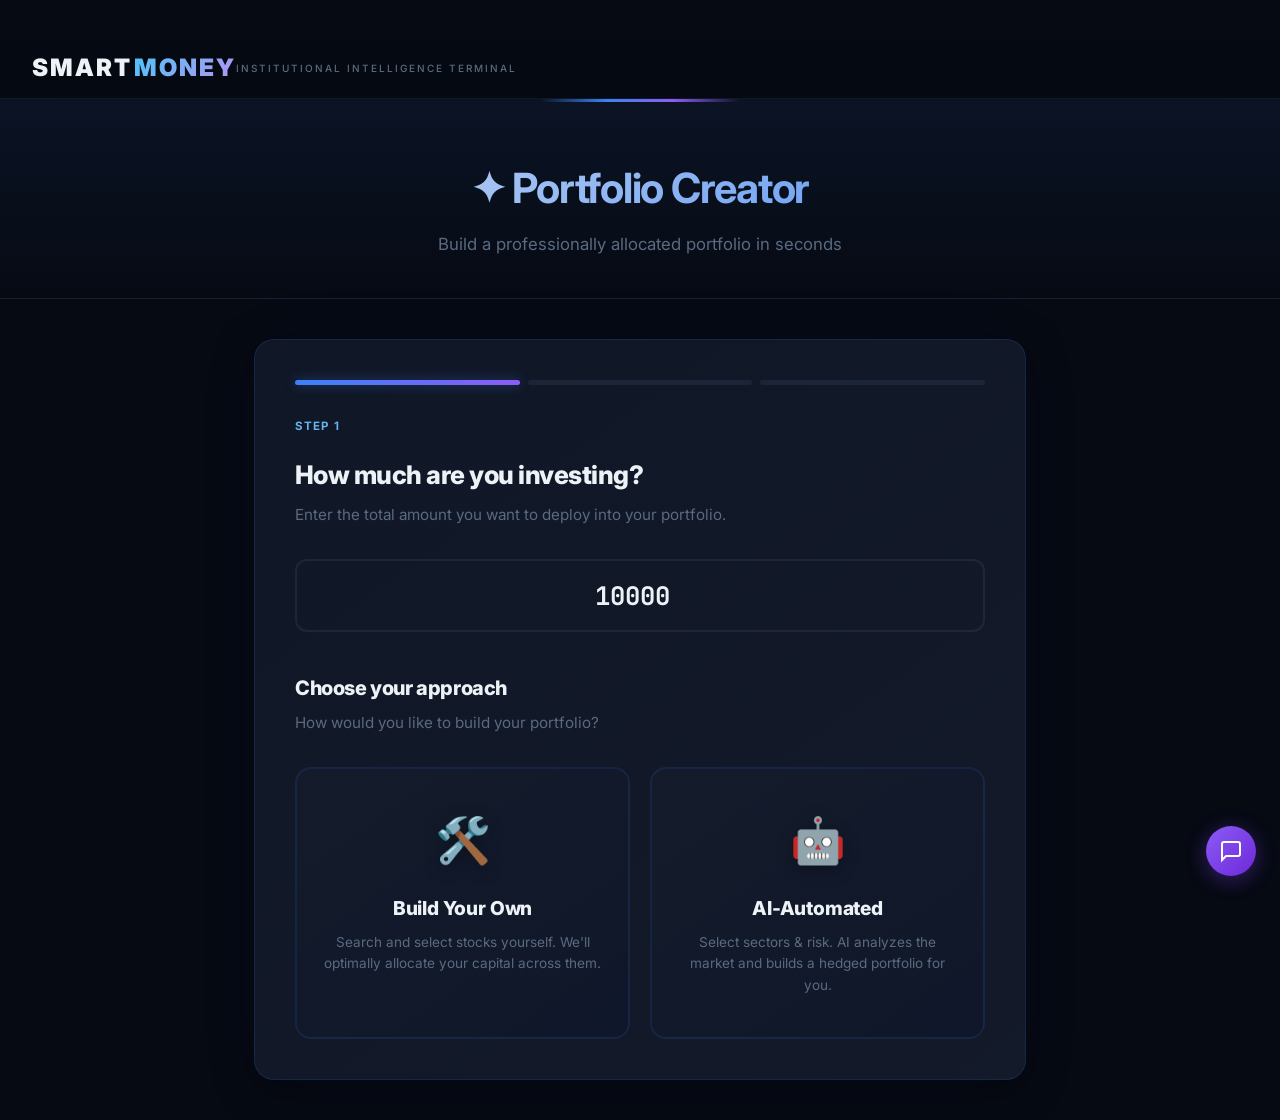
<file: templates/allocator.html>
<!DOCTYPE html>
<html lang="en">

<head>
  <meta charset="UTF-8">
  <meta name="viewport" content="width=device-width, initial-scale=1.0">
  <title>Smart Money Terminal — Portfolio Creator</title>
  <link rel="preconnect" href="https://fonts.googleapis.com">
  <link
    href="https://fonts.googleapis.com/css2?family=Inter:wght@400;500;600;700;800;900&family=JetBrains+Mono:wght@400;500;600&display=swap"
    rel="stylesheet">
  <link rel="stylesheet" href="/static/style.css">
  <style>
    /* ═══ PAGE ═══ */
    .category-header {
      padding: 3.5rem 1.5rem 2.5rem;
      text-align: center;
      background: linear-gradient(180deg, rgba(59, 130, 246, 0.08) 0%, transparent 100%);
      border-bottom: 1px solid var(--border);
      position: relative;
      overflow: hidden;
    }

    .category-header::before {
      content: '';
      position: absolute;
      top: 0;
      left: 50%;
      transform: translateX(-50%);
      width: 200px;
      height: 3px;
      background: linear-gradient(90deg, transparent, #3b82f6, #8b5cf6, transparent);
      border-radius: 2px;
    }

    .category-title {
      font-size: 2.6rem;
      letter-spacing: -0.03em;
      margin-bottom: 0.6rem;
      background: linear-gradient(135deg, #e2e8f0, #3b82f6);
      -webkit-background-clip: text;
      -webkit-text-fill-color: transparent;
      background-clip: text;
    }

    .category-subtitle {
      color: var(--text-muted);
      font-size: 1.05rem;
      max-width: 480px;
      margin: 0 auto;
      line-height: 1.6;
    }

    .allocator-container {
      max-width: 820px;
      margin: 2.5rem auto;
      padding: 0 1.5rem;
    }

    /* ═══ WIZARD CARD ═══ */
    .wizard-card {
      background: linear-gradient(145deg, rgba(17, 24, 39, 0.95), rgba(21, 28, 44, 0.9));
      border: 1px solid rgba(59, 130, 246, 0.15);
      border-radius: 20px;
      padding: 2.5rem;
      margin-bottom: 2rem;
      box-shadow: 0 8px 40px rgba(0, 0, 0, 0.4), 0 0 80px rgba(59, 130, 246, 0.04);
      backdrop-filter: blur(20px);
    }

    /* ═══ STEPS ═══ */
    .step {
      display: none;
      animation: fadeSlide 0.4s ease;
    }

    .step.active {
      display: block;
    }

    @keyframes fadeSlide {
      from {
        opacity: 0;
        transform: translateY(16px);
      }

      to {
        opacity: 1;
        transform: translateY(0);
      }
    }

    @keyframes slideIn {
      from {
        opacity: 0;
        transform: translateY(10px);
      }

      to {
        opacity: 1;
        transform: translateY(0);
      }
    }

    .step-label {
      font-size: 0.72rem;
      text-transform: uppercase;
      letter-spacing: 0.1em;
      color: var(--accent);
      font-weight: 700;
      margin-bottom: 1.25rem;
    }

    .step-title {
      font-size: 1.6rem;
      font-weight: 800;
      margin-bottom: 0.5rem;
      letter-spacing: -0.02em;
    }

    .step-sub {
      color: var(--text-muted);
      font-size: 0.95rem;
      margin-bottom: 2rem;
      line-height: 1.5;
    }

    /* ═══ AMOUNT INPUT ═══ */
    .amount-input-lg {
      background: var(--surface-2);
      border: 2px solid var(--border);
      color: var(--text);
      padding: 1.1rem 1.25rem;
      border-radius: 12px;
      font-family: 'JetBrains Mono', monospace;
      font-size: 1.6rem;
      font-weight: 700;
      width: 100%;
      box-sizing: border-box;
      text-align: center;
      transition: border-color 0.2s;
    }

    .amount-input-lg:focus {
      outline: none;
      border-color: var(--accent);
    }

    .amount-input-lg::placeholder {
      color: var(--text-muted);
      font-weight: 400;
      font-size: 1.1rem;
    }

    /* ═══ PATH CARDS ═══ */
    .path-grid {
      display: grid;
      grid-template-columns: 1fr 1fr;
      gap: 1.25rem;
      margin-top: 2rem;
    }

    .path-card {
      background: linear-gradient(145deg, rgba(21, 28, 44, 0.8), rgba(15, 23, 42, 0.9));
      border: 2px solid rgba(59, 130, 246, 0.12);
      border-radius: 16px;
      padding: 2.25rem 1.5rem 2.5rem;
      cursor: pointer;
      transition: all 0.35s cubic-bezier(0.4, 0, 0.2, 1);
      text-align: center;
      position: relative;
      overflow: hidden;
    }

    .path-card::before {
      content: '';
      position: absolute;
      inset: 0;
      border-radius: 16px;
      background: radial-gradient(ellipse at 50% 0%, rgba(59, 130, 246, 0.08), transparent 70%);
      opacity: 0;
      transition: opacity 0.35s;
    }

    .path-card:hover::before {
      opacity: 1;
    }

    .path-card:hover {
      border-color: rgba(59, 130, 246, 0.4);
      transform: translateY(-4px);
      box-shadow: 0 16px 48px rgba(59, 130, 246, 0.12), 0 0 0 1px rgba(59, 130, 246, 0.1);
    }

    .path-card .path-icon {
      font-size: 2.8rem;
      margin-bottom: 1rem;
      display: block;
      filter: drop-shadow(0 4px 8px rgba(0, 0, 0, 0.3));
    }

    .path-card .path-name {
      font-size: 1.2rem;
      font-weight: 800;
      margin-bottom: 0.5rem;
      letter-spacing: -0.01em;
    }

    .path-card .path-desc {
      color: var(--text-muted);
      font-size: 0.85rem;
      line-height: 1.6;
    }

    .path-card::after {
      content: '→';
      position: absolute;
      bottom: 1rem;
      right: 1.25rem;
      font-size: 1.3rem;
      color: #3b82f6;
      opacity: 0;
      transform: translateX(-6px);
      transition: all 0.3s;
    }

    .path-card:hover::after {
      opacity: 1;
      transform: translateX(0);
    }

    /* ═══ FORM ELEMENTS ═══ */
    .form-row {
      display: grid;
      grid-template-columns: 1fr 1fr;
      gap: 1rem;
      margin-bottom: 1rem;
    }

    .form-group {
      display: flex;
      flex-direction: column;
      gap: 0.4rem;
    }

    .form-group label {
      font-weight: 600;
      color: var(--text);
      font-size: 0.85rem;
    }

    .form-select,
    .form-input {
      background: rgba(15, 23, 42, 0.6);
      border: 1px solid rgba(59, 130, 246, 0.12);
      color: var(--text);
      padding: 0.75rem 0.9rem;
      border-radius: 10px;
      font-family: 'Inter', sans-serif;
      font-size: 0.88rem;
      transition: all 0.25s ease;
    }

    .form-select:focus,
    .form-input:focus {
      outline: none;
      border-color: rgba(59, 130, 246, 0.5);
      box-shadow: 0 0 0 3px rgba(59, 130, 246, 0.1);
    }

    /* ═══ CHIP ROW ═══ */
    .chip-row {
      display: flex;
      flex-wrap: wrap;
      gap: 0.5rem;
      margin-top: 0.25rem;
    }

    .chip {
      background: rgba(21, 28, 44, 0.8);
      border: 1px solid rgba(59, 130, 246, 0.12);
      padding: 0.4rem 0.9rem;
      border-radius: 100px;
      font-size: 0.82rem;
      cursor: pointer;
      user-select: none;
      transition: all 0.25s ease;
    }

    .chip:hover {
      border-color: rgba(59, 130, 246, 0.3);
      background: rgba(59, 130, 246, 0.08);
    }

    .chip.active {
      background: rgba(59, 130, 246, 0.15);
      border-color: rgba(59, 130, 246, 0.5);
      color: #60a5fa;
      box-shadow: 0 0 12px rgba(59, 130, 246, 0.15);
    }

    /* ═══ STOCK SEARCH ═══ */
    .search-wrapper {
      position: relative;
      margin-bottom: 1.25rem;
    }

    .search-input {
      background: var(--surface-2);
      border: 2px solid var(--border);
      color: var(--text);
      padding: 0.9rem 1rem 0.9rem 2.75rem;
      border-radius: 12px;
      font-family: 'JetBrains Mono', monospace;
      font-size: 1rem;
      width: 100%;
      box-sizing: border-box;
      transition: border-color 0.2s;
    }

    .search-input:focus {
      outline: none;
      border-color: var(--accent);
    }

    .search-icon {
      position: absolute;
      left: 0.9rem;
      top: 50%;
      transform: translateY(-50%);
      font-size: 1.1rem;
      color: var(--text-muted);
      pointer-events: none;
    }

    .search-status {
      position: absolute;
      right: 0.9rem;
      top: 50%;
      transform: translateY(-50%);
      font-size: 0.82rem;
      color: var(--text-muted);
    }

    /* ═══ SELECTED STOCKS LIST ═══ */
    .stock-list {
      display: flex;
      flex-direction: column;
      gap: 0.5rem;
      margin-bottom: 1.5rem;
    }

    .stock-item {
      display: flex;
      align-items: center;
      justify-content: space-between;
      background: var(--surface-2);
      border: 1px solid var(--border);
      border-radius: 10px;
      padding: 0.75rem 1rem;
      animation: fadeSlide 0.3s ease;
    }

    .stock-item-left {
      display: flex;
      align-items: center;
      gap: 0.75rem;
    }

    .stock-item-ticker {
      font-family: 'JetBrains Mono', monospace;
      font-weight: 700;
      font-size: 1rem;
      color: var(--accent);
      min-width: 60px;
    }

    .stock-item-name {
      font-size: 0.85rem;
      color: var(--text-muted);
    }

    .stock-item-meta {
      display: flex;
      align-items: center;
      gap: 1rem;
    }

    .stock-item-price {
      font-family: 'JetBrains Mono', monospace;
      font-size: 0.9rem;
      color: var(--text);
    }

    .stock-item-sector {
      font-size: 0.75rem;
      background: var(--surface-3);
      padding: 2px 8px;
      border-radius: 4px;
      color: var(--text-dim);
    }

    .stock-item-remove {
      background: none;
      border: none;
      color: var(--text-muted);
      cursor: pointer;
      font-size: 1.1rem;
      padding: 0.25rem 0.4rem;
      border-radius: 6px;
      transition: all 0.2s;
    }

    .stock-item-remove:hover {
      color: #ef4444;
      background: rgba(239, 68, 68, 0.1);
    }

    .empty-state {
      text-align: center;
      padding: 2.5rem 1rem;
      color: var(--text-muted);
      font-size: 0.9rem;
    }

    .empty-state .empty-icon {
      font-size: 2rem;
      margin-bottom: 0.5rem;
      display: block;
    }

    /* ═══ BUTTONS ═══ */
    .btn-primary {
      background: linear-gradient(135deg, #3b82f6, #8b5cf6);
      color: #fff;
      border: none;
      padding: 1rem 2rem;
      font-size: 1.05rem;
      font-weight: 700;
      border-radius: 14px;
      cursor: pointer;
      width: 100%;
      transition: all 0.3s ease;
      letter-spacing: 0.02em;
      box-shadow: 0 4px 16px rgba(59, 130, 246, 0.25);
    }

    .btn-primary:hover {
      opacity: 0.92;
      transform: translateY(-2px);
      box-shadow: 0 8px 28px rgba(59, 130, 246, 0.35);
    }

    .btn-primary:disabled {
      opacity: 0.4;
      cursor: not-allowed;
      transform: none;
    }

    .btn-back {
      background: none;
      border: 1px solid var(--border);
      color: var(--text-muted);
      padding: 0.6rem 1.25rem;
      font-size: 0.85rem;
      border-radius: 8px;
      cursor: pointer;
      transition: all 0.2s;
    }

    .btn-back:hover {
      border-color: var(--accent);
      color: var(--accent);
    }

    .btn-row {
      display: flex;
      justify-content: space-between;
      align-items: center;
      gap: 1rem;
      margin-top: 1.5rem;
    }

    /* ═══ COUNTER ═══ */
    .stock-counter {
      text-align: center;
      font-size: 0.82rem;
      color: var(--text-muted);
      margin-bottom: 0.5rem;
    }

    .stock-counter strong {
      color: var(--accent);
      font-family: 'JetBrains Mono', monospace;
    }

    /* ═══ PROGRESS BAR ═══ */
    .progress-bar {
      display: flex;
      gap: 0.5rem;
      margin-bottom: 2rem;
    }

    .progress-dot {
      flex: 1;
      height: 5px;
      border-radius: 3px;
      background: rgba(30, 41, 59, 0.8);
      transition: all 0.4s ease;
    }

    .progress-dot.done {
      background: #3b82f6;
      box-shadow: 0 0 8px rgba(59, 130, 246, 0.3);
    }

    .progress-dot.active {
      background: linear-gradient(90deg, #3b82f6, #8b5cf6);
      box-shadow: 0 0 12px rgba(59, 130, 246, 0.4);
    }

    /* ═══ STOCK CARDS (results) ═══ */
    .stock-card {
      background: var(--surface-1);
      border: 1px solid var(--border);
      border-radius: 10px;
      padding: 1.25rem;
      margin-bottom: 1rem;
      transition: border-color 0.2s;
    }

    .stock-card:hover {
      border-color: var(--accent);
    }

    .stock-card-header {
      display: flex;
      justify-content: space-between;
      align-items: flex-start;
      margin-bottom: 0.75rem;
    }

    .stock-card-left {
      display: flex;
      align-items: center;
      gap: 0.75rem;
    }

    .stock-card-ticker {
      font-family: 'JetBrains Mono', monospace;
      font-weight: 700;
      font-size: 1.1rem;
      color: var(--accent);
      cursor: pointer;
    }

    .stock-card-name {
      font-size: 0.85rem;
      color: var(--text-muted);
    }

    .stock-card-sector {
      font-size: 0.75rem;
      background: var(--surface-3);
      padding: 2px 8px;
      border-radius: 4px;
      color: var(--text-dim);
    }

    .stock-card-right {
      text-align: right;
    }

    .stock-card-amount {
      font-family: 'JetBrains Mono', monospace;
      font-weight: 700;
      font-size: 1.1rem;
    }

    .stock-card-pct {
      font-size: 0.8rem;
      color: var(--text-muted);
      font-family: 'JetBrains Mono', monospace;
    }

    .stock-card-reasoning {
      color: var(--text-dim);
      font-size: 0.88rem;
      line-height: 1.5;
      margin-bottom: 0.75rem;
    }

    .stock-card-alloc-logic {
      font-size: 0.82rem;
      color: #C4B5FD;
      font-style: italic;
      margin-bottom: 0.75rem;
    }

    .stock-card-meta {
      display: flex;
      flex-wrap: wrap;
      gap: 0.75rem;
      margin-bottom: 0.75rem;
    }

    .meta-item {
      display: flex;
      align-items: center;
      gap: 0.35rem;
      font-size: 0.8rem;
      color: var(--text-muted);
    }

    .meta-item strong {
      color: var(--text);
    }

    .risk-flag {
      display: inline-flex;
      align-items: center;
      gap: 0.3rem;
      font-size: 0.75rem;
      padding: 0.15rem 0.5rem;
      border-radius: 100px;
      background: rgba(239, 68, 68, 0.1);
      color: #f87171;
      border: 1px solid rgba(239, 68, 68, 0.25);
      margin-right: 0.35rem;
      margin-bottom: 0.35rem;
    }

    .scores-row {
      display: flex;
      gap: 1rem;
      margin-top: 0.5rem;
    }

    .score-item {
      display: flex;
      flex-direction: column;
      gap: 0.2rem;
      flex: 1;
    }

    .score-label {
      font-size: 0.7rem;
      color: var(--text-muted);
      text-transform: uppercase;
      letter-spacing: 0.04em;
    }

    .score-bar-bg {
      height: 6px;
      background: var(--surface-3);
      border-radius: 3px;
      overflow: hidden;
    }

    .score-bar-fill {
      height: 100%;
      border-radius: 3px;
      transition: width 0.6s ease;
    }

    .score-val {
      font-size: 0.72rem;
      font-family: 'JetBrains Mono', monospace;
      color: var(--text-dim);
      text-align: right;
    }

    .entry-exit-row {
      display: grid;
      grid-template-columns: 1fr 1fr;
      gap: 0.75rem;
      margin-top: 0.75rem;
    }

    .entry-exit-box {
      padding: 0.6rem 0.75rem;
      background: var(--surface-2);
      border-radius: 6px;
      font-size: 0.8rem;
    }

    .entry-exit-label {
      font-size: 0.7rem;
      color: var(--text-muted);
      text-transform: uppercase;
      letter-spacing: 0.04em;
      margin-bottom: 0.25rem;
    }

    .entry-exit-text {
      color: var(--text-dim);
      line-height: 1.4;
    }

    .drop-analysis {
      margin-top: 0.75rem;
      padding: 0.6rem 0.75rem;
      border-radius: 6px;
      font-size: 0.82rem;
    }

    .drop-analysis.value_opportunity {
      background: rgba(16, 185, 129, 0.08);
      border: 1px solid rgba(16, 185, 129, 0.25);
      color: #34d399;
    }

    .drop-analysis.falling_knife {
      background: rgba(239, 68, 68, 0.08);
      border: 1px solid rgba(239, 68, 68, 0.25);
      color: #f87171;
    }

    .portfolio-stats-grid {
      display: grid;
      grid-template-columns: repeat(5, 1fr);
      gap: 1rem;
      margin-top: 1rem;
    }

    .pstat {
      background: var(--surface-2);
      padding: 1rem;
      border-radius: 8px;
      border: 1px solid var(--border);
    }

    .pstat-label {
      font-size: 0.75rem;
      color: var(--text-muted);
      text-transform: uppercase;
    }

    .pstat-value {
      font-size: 1.3rem;
      font-weight: 700;
      font-family: 'JetBrains Mono', monospace;
      margin-top: 0.25rem;
    }

    .pstat-sub {
      font-size: 0.72rem;
      color: var(--text-muted);
      margin-top: 0.15rem;
    }

    .diff-section {
      margin-top: 2rem;
      padding: 1.5rem;
      background: var(--surface-1);
      border: 1px solid rgba(245, 158, 11, 0.3);
      border-radius: 8px;
    }

    .diff-item {
      display: flex;
      align-items: center;
      gap: 0.75rem;
      padding: 0.5rem 0;
      border-bottom: 1px solid var(--border);
      font-size: 0.88rem;
    }

    .diff-item:last-child {
      border-bottom: none;
    }

    .diff-badge {
      font-size: 0.7rem;
      font-weight: 700;
      padding: 0.15rem 0.5rem;
      border-radius: 4px;
      font-family: 'JetBrains Mono', monospace;
      min-width: 60px;
      text-align: center;
    }

    .diff-badge.added {
      background: rgba(16, 185, 129, 0.15);
      color: #34d399;
    }

    .diff-badge.removed {
      background: rgba(239, 68, 68, 0.15);
      color: #f87171;
    }

    .diff-badge.changed {
      background: rgba(245, 158, 11, 0.15);
      color: #fbbf24;
    }

    .section-divider {
      border: none;
      border-top: 1px solid var(--border);
      margin: 1.5rem 0;
    }

    @media (max-width: 900px) {
      .path-grid {
        grid-template-columns: 1fr;
      }

      .form-row {
        grid-template-columns: 1fr;
      }

      .portfolio-stats-grid {
        grid-template-columns: repeat(3, 1fr);
      }

      .entry-exit-row {
        grid-template-columns: 1fr;
      }

      .scores-row {
        flex-wrap: wrap;
      }

      .allocator-container {
        max-width: 100%;
      }
    }
  </style>
</head>

<body>
  <!-- ═══ HEADER ═══ -->
  <header class="header">
    <div class="header-left">
      <a href="/" style="text-decoration:none;">
        <h1 class="logo">SMART<span class="logo-accent">MONEY</span></h1>
      </a>
      <span class="logo-sub">Institutional Intelligence Terminal</span>
    </div>
  </header>

  <section class="category-header">
    <h2 class="category-title">✦ Portfolio Creator</h2>
    <p class="category-subtitle">Build a professionally allocated portfolio in seconds</p>
  </section>

  <main class="allocator-container">
    <div class="wizard-card">

      <!-- ═══════════════════════════════════════════════════════════ -->
      <!--                  STEP 1: AMOUNT + PATH                      -->
      <!-- ═══════════════════════════════════════════════════════════ -->
      <div class="step active" id="step-1">
        <div class="progress-bar">
          <div class="progress-dot active"></div>
          <div class="progress-dot"></div>
          <div class="progress-dot"></div>
        </div>

        <div class="step-label">Step 1</div>
        <div class="step-title">How much are you investing?</div>
        <div class="step-sub">Enter the total amount you want to deploy into your portfolio.</div>

        <input type="number" id="amount-input" class="amount-input-lg" value="10000" min="100" step="100"
          placeholder="$10,000">

        <div style="margin-top:2.5rem;">
          <div class="step-title" style="font-size:1.25rem;">Choose your approach</div>
          <div class="step-sub" style="margin-bottom:1rem;">How would you like to build your portfolio?</div>
        </div>

        <div class="path-grid">
          <div class="path-card" onclick="goToPath('manual')">
            <span class="path-icon">🛠️</span>
            <div class="path-name">Build Your Own</div>
            <div class="path-desc">Search and select stocks yourself. We'll optimally allocate your capital across them.
            </div>
          </div>

          <div class="path-card" onclick="goToPath('ai')">
            <span class="path-icon">🤖</span>
            <div class="path-name">AI-Automated</div>
            <div class="path-desc">Select sectors & risk. AI analyzes the market and builds a hedged portfolio for you.
            </div>
          </div>
        </div>

        <p id="step1-error" style="color:#ef4444;display:none;margin-top:12px;font-size:0.85rem;text-align:center;"></p>
      </div>

      <!-- ═══════════════════════════════════════════════════════════ -->
      <!--            STEP 2A: BUILD YOUR OWN — STOCK SEARCH           -->
      <!-- ═══════════════════════════════════════════════════════════ -->
      <div class="step" id="step-manual">
        <div class="progress-bar">
          <div class="progress-dot done"></div>
          <div class="progress-dot active"></div>
          <div class="progress-dot"></div>
        </div>

        <div class="step-label">Step 2 — Build Your Own</div>
        <div class="step-title">Search & add stocks</div>
        <div class="step-sub">Type a ticker symbol and press Enter to add it. We'll handle the allocation math.</div>

        <div class="search-wrapper">
          <span class="search-icon">🔎</span>
          <input type="text" id="stock-search" class="search-input" placeholder="Type a ticker (AAPL, NVDA, TSLA...)"
            autocomplete="off">
          <span class="search-status" id="search-status"></span>
        </div>

        <div class="stock-counter" id="stock-counter" style="display:none;">
          <strong id="stock-count">0</strong> stocks selected · <strong id="invest-amount-label">$10,000</strong> to
          allocate
        </div>

        <div id="selected-stocks-list" class="stock-list">
          <div class="empty-state">
            <span class="empty-icon">📋</span>
            No stocks added yet. Search above to start building.
          </div>
        </div>

        <div class="btn-row">
          <button class="btn-back" onclick="goBack()">← Back</button>
          <button class="btn-primary" id="finish-manual-btn" onclick="finishManual()" disabled style="max-width:300px;">
            Build My Portfolio →
          </button>
        </div>
      </div>

      <!-- ═══════════════════════════════════════════════════════════ -->
      <!--            STEP 2B: AI-AUTOMATED — PREFERENCES              -->
      <!-- ═══════════════════════════════════════════════════════════ -->
      <div class="step" id="step-ai">
        <div class="progress-bar">
          <div class="progress-dot done"></div>
          <div class="progress-dot active"></div>
          <div class="progress-dot"></div>
        </div>

        <!-- Friendly welcome banner -->
        <div style="text-align:center;margin-bottom:2rem;">
          <div style="font-size:2.8rem;margin-bottom:0.5rem;">🧠✨</div>
          <div class="step-label">Step 2 — AI Portfolio Builder</div>
          <div class="step-title" style="font-size:1.5rem;">Let's build your perfect portfolio!</div>
          <div class="step-sub" style="max-width:500px;margin:0.5rem auto 0;font-size:0.9rem;">
            Tell us what you're looking for and our AI will scan the market, find the best picks, and build a
            diversified portfolio tailored just for you. 🚀
          </div>
        </div>

        <!-- Strategy Card -->
        <div
          style="background:linear-gradient(135deg, rgba(59,130,246,0.06), rgba(139,92,246,0.04));border:1px solid rgba(59,130,246,0.15);border-radius:14px;padding:1.5rem;margin-bottom:1.25rem;">
          <div style="display:flex;align-items:center;gap:0.5rem;margin-bottom:1rem;">
            <span style="font-size:1.2rem;">⚙️</span>
            <span style="font-weight:700;font-size:0.95rem;">Your Strategy</span>
            <span style="color:var(--text-muted);font-size:0.78rem;margin-left:auto;">Customize your picks</span>
          </div>
          <div class="form-row">
            <div class="form-group">
              <label>⚖️ Risk Tolerance</label>
              <select id="risk-select" class="form-select">
                <option value="conservative">🛡️ Conservative — Steady & safe</option>
                <option value="moderate" selected>⚖️ Moderate — Balanced growth</option>
                <option value="aggressive">🔥 Aggressive — Max growth</option>
              </select>
            </div>
            <div class="form-group">
              <label>⏳ Time Horizon</label>
              <select id="horizon-select" class="form-select">
                <option value="3m">⚡ 3 Months — Quick plays</option>
                <option value="1y" selected>📅 1 Year — Medium term</option>
                <option value="3-5y">📈 3–5 Years — Long growth</option>
                <option value="10y+">🏦 10+ Years — Buy & chill</option>
              </select>
            </div>
          </div>
          <div class="form-row" style="margin-bottom:0;">
            <div class="form-group">
              <label>🎯 Investment Goal</label>
              <select id="goal-select" class="form-select">
                <option value="growth" selected>📈 Growth — Capital appreciation</option>
                <option value="income">💰 Income — Dividends & yield</option>
                <option value="preservation">🛡️ Preservation — Low risk</option>
                <option value="speculation">🎲 Speculation — High reward</option>
              </select>
            </div>
            <div class="form-group">
              <label>🔁 Rebalancing</label>
              <select id="rebalance-select" class="form-select">
                <option value="alert_rebalance">🔔 Alert me to rebalance</option>
                <option value="set_forget">😎 Set & forget</option>
              </select>
            </div>
          </div>
        </div>

        <!-- Portfolio Size Card -->
        <div
          style="background:linear-gradient(135deg, rgba(16,185,129,0.06), rgba(6,182,212,0.04));border:1px solid rgba(16,185,129,0.15);border-radius:14px;padding:1.5rem;margin-bottom:1.25rem;">
          <div style="display:flex;align-items:center;gap:0.5rem;margin-bottom:1rem;">
            <span style="font-size:1.2rem;">📊</span>
            <span style="font-weight:700;font-size:0.95rem;">Portfolio Size</span>
            <span style="color:var(--text-muted);font-size:0.78rem;margin-left:auto;">How many stocks?</span>
          </div>
          <div style="display:flex;align-items:center;gap:1.25rem;">
            <div style="flex:1;">
              <label style="font-weight:600;font-size:0.85rem;display:block;margin-bottom:0.4rem;">📦 Number of
                Stocks</label>
              <input type="number" id="stock-count-input" class="form-input" value="8" min="3" max="25" step="1"
                style="width:100%;font-size:1rem;font-weight:600;text-align:center;padding:0.8rem;">
            </div>
            <div style="flex:2;color:var(--text-muted);font-size:0.82rem;line-height:1.6;">
              <span style="color:var(--text);font-weight:600;">💡 Tip:</span> 5-10 stocks is great for diversification
              without over-spreading.
              Our AI will pick the optimal number based on your budget and risk level.
            </div>
          </div>
        </div>

        <!-- Sectors Card -->
        <div
          style="background:linear-gradient(135deg, rgba(139,92,246,0.06), rgba(236,72,153,0.04));border:1px solid rgba(139,92,246,0.15);border-radius:14px;padding:1.5rem;margin-bottom:1.75rem;">
          <div style="display:flex;align-items:center;gap:0.5rem;margin-bottom:1rem;">
            <span style="font-size:1.2rem;">📡</span>
            <span style="font-weight:700;font-size:0.95rem;">Focus Sectors</span>
            <span style="color:var(--text-muted);font-size:0.78rem;margin-left:auto;">Tap to select · empty = all</span>
          </div>
          <div class="chip-row" id="sector-include">
            <div class="chip" data-sector="Technology">💻 Technology</div>
            <div class="chip" data-sector="Healthcare">🏥 Healthcare</div>
            <div class="chip" data-sector="Financials">🏦 Financials</div>
            <div class="chip" data-sector="Consumer Cyclical">🛍️ Consumer</div>
            <div class="chip" data-sector="Communication Services">📡 Communication</div>
            <div class="chip" data-sector="Energy">⛽ Energy</div>
            <div class="chip" data-sector="Defense">🛡️ Defense</div>
            <div class="chip" data-sector="Real Estate">🏠 Real Estate</div>
            <div class="chip" data-sector="Utilities">💡 Utilities</div>
          </div>
        </div>

        <div class="btn-row">
          <button class="btn-back" onclick="goBack()">← Back</button>
          <button class="btn-primary" id="generate-ai-btn" onclick="runAIPortfolio()"
            style="max-width:380px;display:flex;align-items:center;justify-content:center;gap:0.5rem;font-size:1.1rem;padding:1.1rem 2rem;">
            🤖 Generate AI Portfolio →
          </button>
        </div>
      </div>

      <!-- ═══════════════════════════════════════════════════════════ -->
      <!--                     STEP 3: RESULTS                         -->
      <!-- ═══════════════════════════════════════════════════════════ -->
      <div class="step" id="step-results">
        <div class="progress-bar">
          <div class="progress-dot done"></div>
          <div class="progress-dot done"></div>
          <div class="progress-dot active"></div>
        </div>
      </div>

    </div>

    <p id="error-msg" style="color:#ef4444;display:none;margin-top:8px;font-size:14px;"></p>
    <div id="results-section"></div>
  </main>

  <script src="/static/app.js"></script>
  <script>
    // ═══════════════════════════════════════════════════
    // STATE
    // ═══════════════════════════════════════════════════
    let selectedStocks = [];      // [{symbol, name, price, sector}]
    let currentPath = null;       // 'manual' or 'ai'
    let previousPortfolio = null;
    try { previousPortfolio = JSON.parse(localStorage.getItem('lastPortfolio')); } catch (e) { }

    // ═══════════════════════════════════════════════════
    // NAVIGATION
    // ═══════════════════════════════════════════════════
    function showStep(id) {
      document.querySelectorAll('.step').forEach(s => s.classList.remove('active'));
      const step = document.getElementById(id);
      if (step) step.classList.add('active');
    }

    function goToPath(path) {
      const amount = parseFloat(document.getElementById('amount-input').value);
      if (!amount || amount < 100) {
        const err = document.getElementById('step1-error');
        err.textContent = 'Please enter at least $100 to invest.';
        err.style.display = 'block';
        return;
      }
      document.getElementById('step1-error').style.display = 'none';
      currentPath = path;

      if (path === 'manual') {
        document.getElementById('invest-amount-label').textContent = '$' + amount.toLocaleString();
        showStep('step-manual');
        document.getElementById('stock-search').focus();
      } else {
        showStep('step-ai');
      }
    }

    function goBack() {
      showStep('step-1');
      document.getElementById('error-msg').style.display = 'none';
    }

    // ═══════════════════════════════════════════════════
    // BUILD YOUR OWN — STOCK SEARCH
    // ═══════════════════════════════════════════════════
    let searchTimeout = null;

    document.getElementById('stock-search').addEventListener('keydown', function (e) {
      if (e.key === 'Enter') {
        e.preventDefault();
        const ticker = this.value.trim().toUpperCase();
        if (!ticker) return;
        if (selectedStocks.find(s => s.symbol === ticker)) {
          showSearchStatus('Already added', '#fbbf24');
          return;
        }
        addStock(ticker);
      }
    });

    async function addStock(ticker) {
      showSearchStatus('Looking up...', 'var(--text-muted)');
      try {
        const res = await fetch(`/api/stock/search?q=${encodeURIComponent(ticker)}`);
        const data = await res.json();
        if (!res.ok || data.error) {
          showSearchStatus(data.error || 'Not found', '#ef4444');
          return;
        }
        selectedStocks.push({
          symbol: data.symbol,
          name: data.name,
          price: data.price,
          sector: data.sector,
        });
        document.getElementById('stock-search').value = '';
        showSearchStatus('✓ Added!', 'var(--green)');
        setTimeout(() => showSearchStatus(''), 1500);
        renderStockList();
      } catch (err) {
        showSearchStatus('Error — try again', '#ef4444');
      }
    }

    function removeStock(symbol) {
      selectedStocks = selectedStocks.filter(s => s.symbol !== symbol);
      renderStockList();
    }

    function renderStockList() {
      const container = document.getElementById('selected-stocks-list');
      const counter = document.getElementById('stock-counter');
      const btn = document.getElementById('finish-manual-btn');

      if (selectedStocks.length === 0) {
        container.innerHTML = `<div class="empty-state"><span class="empty-icon">📋</span>No stocks added yet. Search above to start building.</div>`;
        counter.style.display = 'none';
        btn.disabled = true;
        return;
      }

      counter.style.display = 'block';
      document.getElementById('stock-count').textContent = selectedStocks.length;
      btn.disabled = false;

      container.innerHTML = selectedStocks.map((s, i) => `
        <div class="stock-item" style="animation-delay:${i * 0.05}s;">
          <div class="stock-item-left">
            <span class="stock-item-ticker">${s.symbol}</span>
            <span class="stock-item-name">${s.name}</span>
          </div>
          <div class="stock-item-meta">
            <span class="stock-item-sector">${s.sector}</span>
            <span class="stock-item-price">$${s.price.toLocaleString()}</span>
            <button class="stock-item-remove" onclick="removeStock('${s.symbol}')" title="Remove">✕</button>
          </div>
        </div>
      `).join('');
    }

    function showSearchStatus(msg, color) {
      const el = document.getElementById('search-status');
      el.textContent = msg;
      el.style.color = color || 'var(--text-muted)';
    }

    // ═══════════════════════════════════════════════════
    // PREMIUM LOADING OVERLAY
    // ═══════════════════════════════════════════════════
    let _loaderInterval = null;
    let _loaderStepInterval = null;

    function showPremiumLoader(title, steps) {
      // Remove any existing loader
      hidePremiumLoader(true);

      const stepsHtml = steps.map((s, i) =>
        `<div class="loader-step${i === 0 ? ' active' : ''}" data-idx="${i}">
          <span class="loader-step-icon">${i === 0 ? '◉' : '○'}</span>
          <span>${s}</span>
        </div>`
      ).join('');

      const overlay = document.createElement('div');
      overlay.className = 'premium-loader-overlay';
      overlay.id = 'premium-loader';
      overlay.innerHTML = `
        <div class="premium-loader-container">
          <div class="loader-ring">
            <div class="loader-ring-inner">🤖</div>
          </div>
          <div class="loader-title">${title}</div>
          <div class="loader-dots">
            <div class="loader-dot"></div>
            <div class="loader-dot"></div>
            <div class="loader-dot"></div>
          </div>
          <div class="loader-progress-track">
            <div class="loader-progress-fill" id="loader-progress"></div>
          </div>
          <div class="loader-steps" id="loader-steps">${stepsHtml}</div>
        </div>
      `;
      document.body.appendChild(overlay);
      document.body.style.overflow = 'hidden';

      // Animate progress and steps
      let currentStep = 0;
      const totalSteps = steps.length;
      const stepDuration = 4000; // ms per step

      // Initial progress
      setTimeout(() => {
        const fill = document.getElementById('loader-progress');
        if (fill) fill.style.width = `${((currentStep + 1) / totalSteps) * 85}%`;
      }, 300);

      _loaderStepInterval = setInterval(() => {
        currentStep++;
        if (currentStep >= totalSteps) {
          clearInterval(_loaderStepInterval);
          return;
        }

        const stepEls = document.querySelectorAll('#loader-steps .loader-step');
        stepEls.forEach((el, i) => {
          if (i < currentStep) {
            el.className = 'loader-step done';
            el.querySelector('.loader-step-icon').textContent = '✓';
          } else if (i === currentStep) {
            el.className = 'loader-step active';
            el.querySelector('.loader-step-icon').textContent = '◉';
          }
        });

        const fill = document.getElementById('loader-progress');
        if (fill) fill.style.width = `${((currentStep + 1) / totalSteps) * 85}%`;
      }, stepDuration);
    }

    function hidePremiumLoader(instant) {
      clearInterval(_loaderStepInterval);
      const overlay = document.getElementById('premium-loader');
      if (!overlay) return;

      // Set progress to 100%
      const fill = document.getElementById('loader-progress');
      if (fill) fill.style.width = '100%';

      // Mark all steps done
      document.querySelectorAll('#loader-steps .loader-step').forEach(el => {
        el.className = 'loader-step done';
        el.querySelector('.loader-step-icon').textContent = '✓';
      });

      if (instant) {
        overlay.remove();
        document.body.style.overflow = '';
        return;
      }

      setTimeout(() => {
        overlay.classList.add('hiding');
        setTimeout(() => {
          overlay.remove();
          document.body.style.overflow = '';
        }, 350);
      }, 400);
    }

    // ═══════════════════════════════════════════════════
    // BUILD YOUR OWN — FINISH
    // ═══════════════════════════════════════════════════
    async function finishManual() {
      const amount = parseFloat(document.getElementById('amount-input').value);
      const btn = document.getElementById('finish-manual-btn');
      const tickers = selectedStocks.map(s => s.symbol);

      btn.disabled = true;
      document.getElementById('error-msg').style.display = 'none';

      showPremiumLoader('Building Your Portfolio', [
        'Fetching live stock prices...',
        'Analyzing risk & correlation...',
        'AI optimizing capital allocation...',
        'Building investment thesis...',
        'Finalizing portfolio...',
      ]);

      const controller = new AbortController();
      const timeout = setTimeout(() => controller.abort(), 90000);

      try {
        const response = await fetch('/api/portfolio/allocate', {
          method: 'POST',
          headers: { 'Content-Type': 'application/json' },
          body: JSON.stringify({
            amount,
            mode: 'manual',
            risk: 'moderate',
            sectors: [],
            horizon: '1y',
            goal: 'growth',
            exclude_sectors: [],
            existing_holdings: tickers,
            rebalance_mode: 'alert_rebalance'
          }),
          signal: controller.signal
        });
        clearTimeout(timeout);
        const data = await response.json();
        hidePremiumLoader();
        if (!response.ok || data.status === 'error') {
          showError(data.error || 'Server error');
          return;
        }
        showStep('step-results');
        renderPortfolioResults(data);
        localStorage.setItem('lastPortfolio', JSON.stringify(data));
      } catch (err) {
        clearTimeout(timeout);
        hidePremiumLoader(true);
        showError(err.name === 'AbortError' ? 'Request timed out. Server may be busy.' : err.message);
      } finally {
        btn.disabled = false;
      }
    }

    // ═══════════════════════════════════════════════════
    // AI-AUTOMATED — GENERATE
    // ═══════════════════════════════════════════════════
    document.querySelectorAll('.chip').forEach(chip => {
      chip.addEventListener('click', () => chip.classList.toggle('active'));
    });

    async function runAIPortfolio() {
      const amount = parseFloat(document.getElementById('amount-input').value);
      const risk = document.getElementById('risk-select').value;
      const horizon = document.getElementById('horizon-select').value;
      const goal = document.getElementById('goal-select').value;
      const rebalance_mode = document.getElementById('rebalance-select').value;
      const num_stocks = parseInt(document.getElementById('stock-count-input').value) || 8;
      const sectors = Array.from(document.querySelectorAll('#sector-include .chip.active'))
        .map(el => el.dataset.sector);

      const btn = document.getElementById('generate-ai-btn');
      btn.disabled = true;
      document.getElementById('error-msg').style.display = 'none';

      showPremiumLoader('AI is Building Your Portfolio', [
        'Scanning 10,000+ stocks across all sectors...',
        'Analyzing current market conditions & news...',
        'Running risk-adjusted allocation model...',
        'Generating per-stock investment thesis...',
        'Building world context & risk assessment...',
        'Finalizing your personalized portfolio...',
      ]);

      const controller = new AbortController();
      const timeout = setTimeout(() => controller.abort(), 90000);

      try {
        const response = await fetch('/api/portfolio/allocate', {
          method: 'POST',
          headers: { 'Content-Type': 'application/json' },
          body: JSON.stringify({
            amount, mode: 'ai', risk, sectors, horizon, goal,
            num_stocks,
            exclude_sectors: [],
            existing_holdings: [],
            rebalance_mode
          }),
          signal: controller.signal
        });
        clearTimeout(timeout);
        const data = await response.json();
        hidePremiumLoader();
        if (!response.ok || data.status === 'error') {
          showError(data.error || 'Server error');
          return;
        }
        showStep('step-results');
        renderPortfolioResults(data);
        localStorage.setItem('lastPortfolio', JSON.stringify(data));
      } catch (err) {
        clearTimeout(timeout);
        hidePremiumLoader(true);
        showError(err.name === 'AbortError' ? 'Request timed out. Server may be busy.' : err.message);
      } finally {
        btn.disabled = false;
      }
    }

    function showError(msg) {
      const el = document.getElementById('error-msg');
      el.textContent = msg;
      el.style.display = 'block';
    }

    // ═══════════════════════════════════════════════════
    // RENDER RESULTS (shared by both paths)
    // ═══════════════════════════════════════════════════
    function renderPortfolioResults(data) {
      const el = document.getElementById('results-section');
      el.scrollIntoView({ behavior: 'smooth', block: 'start' });

      const wc = data.world_context || {};
      const goalLabel = { growth: 'Growth', income: 'Income', preservation: 'Preservation', speculation: 'Speculation' }[data.goal] || data.goal;
      const horizonLabel = { '3m': '3 Months', '1y': '1 Year', '3-5y': '3-5 Years', '10y+': '10+ Years' }[data.horizon] || data.horizon;

      let html = '';

      // ═══ HEADER STATS ═══
      html += `
        <div style="margin-top:2rem;">
          <h2>✦ Your Portfolio — ${capitalize(data.risk_level)} · ${goalLabel} · ${horizonLabel}</h2>
          <div class="portfolio-stats-grid">
            <div class="pstat">
              <div class="pstat-label">Total Invested</div>
              <div class="pstat-value">$${formatMoney(data.amount)}</div>
            </div>
            <div class="pstat" style="border-color:var(--green);">
              <div class="pstat-label">Expected Upside</div>
              <div class="pstat-value" style="color:var(--green);">+${data.expected_upside_pct}%</div>
              <div class="pstat-sub">Analyst consensus · 12mo</div>
            </div>
            <div class="pstat">
              <div class="pstat-label">Volatility</div>
              <div class="pstat-value">${capitalize(data.expected_volatility || 'medium')}</div>
            </div>
            <div class="pstat">
              <div class="pstat-label">Diversification</div>
              <div class="pstat-value">${data.diversification_score || '—'}/10</div>
            </div>
            <div class="pstat">
              <div class="pstat-label">Est. Dividend</div>
              <div class="pstat-value">${data.estimated_dividend_yield || 0}%</div>
              <div class="pstat-sub">${data.num_stocks} stocks · $${formatMoney(data.cash_reserve)} cash</div>
            </div>
          </div>
        </div>`;

      // ═══ MACRO CONTEXT ═══
      html += `
        <div style="margin-top:2rem;padding:1.5rem;background:var(--surface-2);border-radius:8px;border:1px solid var(--border);">
          <h3 style="margin-bottom:1rem;">🌍 Global Market Context</h3>
          <p style="color:var(--text-muted);line-height:1.5;">${wc.macro_context || 'Generating...'}</p>
        </div>`;

      // ═══ RISK WARNINGS ═══
      if (wc.risk_warnings && wc.risk_warnings.length) {
        html += `
          <div style="margin-top:2rem;">
            <h3 style="margin-bottom:1rem;color:var(--red);">⚠️ Risk Warnings</h3>
            <div style="display:grid;grid-template-columns:repeat(auto-fit,minmax(280px,1fr));gap:1rem;">
              ${wc.risk_warnings.map(w => `
                <div style="padding:1rem;background:rgba(239,68,68,0.05);border:1px solid rgba(239,68,68,0.2);border-radius:8px;">
                  <div style="display:flex;align-items:center;gap:0.5rem;margin-bottom:0.75rem;">
                    <span style="font-size:1.25rem;">${w.icon}</span>
                    <strong>${w.title}</strong>
                  </div>
                  <p style="color:var(--text-muted);font-size:0.9rem;margin-bottom:0.75rem;">${w.body}</p>
                  ${(w.affected_tickers || []).length ? `<div style="font-size:0.8rem;">${w.affected_tickers.map(t => `<span style="background:rgba(239,68,68,0.1);color:var(--red);padding:2px 6px;border-radius:4px;margin-right:4px;">${t}</span>`).join('')}</div>` : ''}
                </div>
              `).join('')}
            </div>
          </div>`;
      }

      // ═══ TAILWINDS & TRENDS ═══
      html += `
        <div style="display:grid;grid-template-columns:1fr 1fr;gap:2rem;margin-top:2rem;">
          <div>
            <h3 style="margin-bottom:1rem;color:var(--green);">🚀 Tailwinds</h3>
            ${(wc.tailwinds || []).map(t => `
              <div style="padding:1rem;background:rgba(16,185,129,0.05);border:1px solid rgba(16,185,129,0.2);border-radius:8px;margin-bottom:0.75rem;">
                <strong>${t.icon} ${t.title}</strong>
                <p style="color:var(--text-muted);font-size:0.9rem;margin-top:0.5rem;">${t.body}</p>
              </div>
            `).join('')}
          </div>
          <div>
            <h3 style="margin-bottom:1rem;color:#8b5cf6;">🔥 Mega Trends</h3>
            ${(wc.mega_trends || []).map(t => `
              <div style="padding:1rem;background:rgba(139,92,246,0.05);border:1px solid rgba(139,92,246,0.2);border-radius:8px;margin-bottom:0.75rem;">
                <strong>${t.icon} ${t.title}</strong>
                <p style="color:var(--text-muted);font-size:0.9rem;margin-top:0.5rem;">${t.body}</p>
              </div>
            `).join('')}
          </div>
        </div>`;

      // ═══ STOCK CARDS ═══
      html += `<div style="margin-top:3rem;"><h3 style="margin-bottom:1rem;">📊 Portfolio Holdings</h3>`;
      (data.allocations || []).forEach((a, i) => {
        const scores = a.scores || {};
        const flags = a.risk_flags || [];
        const drop = a.drop_analysis;
        const amt = a.amount || a.dollar_amount || 0;
        const pct = a.allocation_percent || a.weight_pct || 0;
        html += `
          <div class="stock-card" style="animation:slideIn 0.4s ease ${i * 0.08}s both;">
            <div class="stock-card-header">
              <div class="stock-card-left">
                <span class="stock-card-ticker" onclick="openStock('${a.symbol}')">${a.symbol}</span>
                <span class="stock-card-name">${a.company_name || a.name || ''}</span>
                <span class="stock-card-sector">${a.sector || ''}</span>
              </div>
              <div class="stock-card-right">
                <div class="stock-card-amount">$${formatMoney(amt)}</div>
                <div class="stock-card-pct">${pct}% · ${a.shares || 0} shares @ $${a.price || '—'}</div>
              </div>
            </div>
            <div class="stock-card-reasoning">${a.reasoning || a.reason || ''}</div>
            ${a.allocation_logic ? `<div class="stock-card-alloc-logic">📐 ${a.allocation_logic}</div>` : ''}
            ${flags.length ? `<div style="margin-bottom:0.5rem;">${flags.map(f => `<span class="risk-flag">⚠ ${f}</span>`).join('')}</div>` : ''}
            <div class="scores-row">
              ${renderScore('Momentum', scores.momentum)}
              ${renderScore('Fundamentals', scores.fundamentals)}
              ${renderScore('Sentiment', scores.sentiment)}
              ${renderScore('Valuation', scores.valuation)}
            </div>
            <div class="entry-exit-row">
              <div class="entry-exit-box">
                <div class="entry-exit-label">▸ Entry Strategy</div>
                <div class="entry-exit-text">${a.entry_strategy || 'Buy at market'}</div>
              </div>
              <div class="entry-exit-box">
                <div class="entry-exit-label">✕ Exit Signal</div>
                <div class="entry-exit-text">${a.exit_signal || 'Review if fundamentals change'}</div>
              </div>
            </div>
            ${drop ? `
              <div class="drop-analysis ${drop.classification || ''}">
                <strong>${drop.classification === 'value_opportunity' ? '💎 Value Opportunity' : '🔪 Falling Knife'}</strong>
                <div style="margin-top:0.25rem;">${drop.reason || ''}</div>
              </div>
            ` : ''}
          </div>`;
      });

      html += `
        <div style="margin-top:1rem;padding:1rem;background:var(--surface-2);border-radius:8px;border:1px dashed var(--border);text-align:center;">
          💵 Cash Reserve: <strong>$${formatMoney(data.cash_reserve)}</strong> — Held for safety & opportunities
        </div>
      </div>`;

      // ═══ SECTOR BREAKDOWN ═══
      html += `
        <div style="margin-top:2rem;">
          <h3 style="margin-bottom:1rem;">🥧 Sector Distribution</h3>
          <div style="display:flex;flex-direction:column;gap:0.75rem;">
            ${(data.sector_breakdown || []).map(s => `
              <div style="display:flex;align-items:center;gap:1rem;">
                <span style="width:140px;font-size:0.9rem;color:var(--text-muted);">${s.sector}</span>
                <div style="flex:1;height:8px;background:var(--surface-3);border-radius:4px;overflow:hidden;">
                  <div style="height:100%;width:${s.pct}%;background:var(--accent);border-radius:4px;"></div>
                </div>
                <span style="width:60px;text-align:right;font-family:var(--mono);font-weight:600;">${s.pct}%</span>
                <span style="width:80px;text-align:right;font-size:0.85rem;color:var(--text-muted);">$${formatMoney(s.amount)}</span>
              </div>
            `).join('')}
          </div>
        </div>`;

      // ═══ AI THESIS ═══
      html += `
        <div style="margin-top:2rem;padding:1.5rem;background:rgba(124,58,237,0.05);border:1px solid rgba(124,58,237,0.2);border-radius:8px;">
          <h3 style="margin-bottom:1rem;color:#c4b5fd;">🤖 AI Investment Thesis</h3>
          <p style="color:var(--text);line-height:1.6;margin-bottom:1rem;">${wc.portfolio_thesis || data.ai_rationale || ''}</p>
          ${data.ai_risk_note ? `
            <div style="padding:0.75rem;background:rgba(239,68,68,0.1);border-left:3px solid var(--red);border-radius:4px;color:#fca5a5;font-size:0.9rem;">
              ⚠️ Key risk: ${data.ai_risk_note}
            </div>` : ''}
        </div>`;

      // ═══ WHAT CHANGED DIFF ═══
      if (previousPortfolio && previousPortfolio.allocations) {
        const diffHtml = buildDiff(previousPortfolio, data);
        if (diffHtml) html += diffHtml;
      }
      previousPortfolio = data;

      // ═══ ACTIONS ═══
      html += `
        <div style="margin-top:3rem;display:flex;gap:1rem;justify-content:center;flex-wrap:wrap;">
          <button onclick="startOver()" class="btn-primary" style="max-width:220px;padding:12px 24px;">↩ Start Over</button>
          <button onclick="addToWatchlist()" class="btn-primary" style="max-width:250px;padding:12px 24px;background:var(--surface-3);color:var(--text);border:1px solid var(--border);">👁 Add All to Watchlist</button>
          <button onclick="window.print()" class="btn-primary" style="max-width:200px;padding:12px 24px;background:var(--surface-3);color:var(--text);border:1px solid var(--border);">📄 Export PDF</button>
        </div>`;

      el.innerHTML = html;
    }

    // ═══════════════════════════════════════════════════
    // HELPERS
    // ═══════════════════════════════════════════════════
    function renderScore(label, val) {
      val = val || 0;
      const color = val >= 7 ? 'var(--green)' : val >= 4 ? 'var(--accent)' : 'var(--red)';
      return `<div class="score-item"><div class="score-label">${label}</div><div class="score-bar-bg"><div class="score-bar-fill" style="width:${val * 10}%;background:${color};"></div></div><div class="score-val">${val}/10</div></div>`;
    }

    function buildDiff(prev, curr) {
      const prevTickers = new Set((prev.allocations || []).map(a => a.symbol));
      const currTickers = new Set((curr.allocations || []).map(a => a.symbol));
      const items = [];
      (curr.allocations || []).forEach(a => { if (!prevTickers.has(a.symbol)) items.push({ badge: 'added', text: `${a.symbol} added at ${a.allocation_percent || a.weight_pct}%`, detail: a.reasoning || a.reason || '' }); });
      (prev.allocations || []).forEach(a => { if (!currTickers.has(a.symbol)) items.push({ badge: 'removed', text: `${a.symbol} removed`, detail: '' }); });
      (curr.allocations || []).forEach(ca => { if (prevTickers.has(ca.symbol)) { const pa = (prev.allocations || []).find(a => a.symbol === ca.symbol); if (pa) { const oldPct = pa.allocation_percent || pa.weight_pct || 0; const newPct = ca.allocation_percent || ca.weight_pct || 0; const diff = newPct - oldPct; if (Math.abs(diff) >= 1) items.push({ badge: 'changed', text: `${ca.symbol}: ${oldPct}%→${newPct}% (${diff > 0 ? '+' : ''}${diff.toFixed(1)}%)`, detail: '' }); } } });
      if (!items.length) return '';
      return `<div class="diff-section"><h3 style="margin-bottom:1rem;color:#fbbf24;">🔄 What Changed Since Last Portfolio</h3>${items.map(i => `<div class="diff-item"><span class="diff-badge ${i.badge}">${i.badge.toUpperCase()}</span><span style="color:var(--text);">${i.text}</span>${i.detail ? `<span style="color:var(--text-muted);font-size:0.82rem;margin-left:auto;">${i.detail.slice(0, 80)}...</span>` : ''}</div>`).join('')}</div>`;
    }

    function formatMoney(n) { if (!n && n !== 0) return '0'; return parseFloat(n).toLocaleString('en-US', { minimumFractionDigits: 0, maximumFractionDigits: 0 }); }
    function capitalize(s) { return s ? s.charAt(0).toUpperCase() + s.slice(1) : ''; }
    function openStock(ticker) { window.location.href = `/stock/${ticker}`; }
    function startOver() {
      selectedStocks = [];
      document.getElementById('results-section').innerHTML = '';
      showStep('step-1');
      window.scrollTo({ top: 0, behavior: 'smooth' });
    }
    function addToWatchlist() {
      const tickers = Array.from(document.querySelectorAll('.stock-card-ticker')).map(el => el.textContent);
      fetch('/api/watchlist/build', { method: 'POST', headers: { 'Content-Type': 'application/json' }, body: JSON.stringify({ query: tickers.join(','), count: tickers.length, risk: 'medium' }) }).then(() => alert('✅ All stocks added to your watchlist!'));
    }
  </script>
  <script src="/static/ai_chat.js"></script>
</body>

</html>
</file>
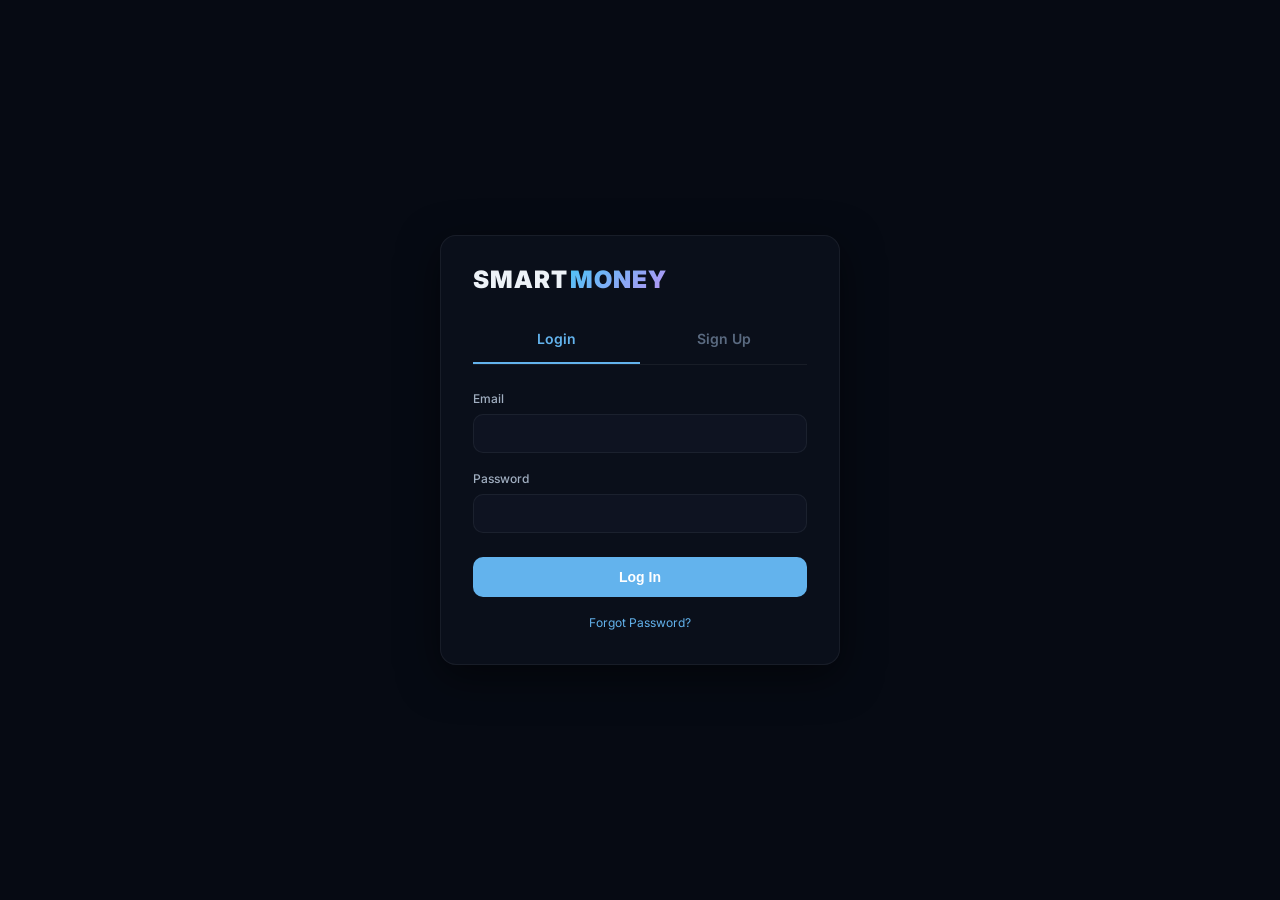
<file: templates/auth.html>
<!DOCTYPE html>
<html lang="en">

<head>
    <meta charset="UTF-8">
    <title>Smart Money Terminal — Authentication</title>
    <link rel="preconnect" href="https://fonts.googleapis.com">
    <link
        href="https://fonts.googleapis.com/css2?family=Inter:wght@400;500;600;700;800;900&family=JetBrains+Mono:wght@400;500;600&display=swap"
        rel="stylesheet">
    <link rel="stylesheet" href="/static/style.css">
    <style>
        body {
            display: flex;
            align-items: center;
            justify-content: center;
            height: 100vh;
            background: var(--bg);
        }

        .auth-card {
            width: 100%;
            max-width: 400px;
            background: var(--bg-card);
            border: 1px solid var(--border);
            border-radius: var(--radius);
            padding: 32px;
            box-shadow: 0 12px 40px rgba(0, 0, 0, 0.5);
        }

        .auth-header {
            text-align: center;
            margin-bottom: 24px;
        }

        .logo {
            font-size: 24px;
            font-weight: 900;
            color: var(--text);
            letter-spacing: 1px;
        }

        .logo-accent {
            color: var(--accent);
        }

        .auth-tabs {
            display: flex;
            margin-bottom: 24px;
            border-bottom: 1px solid var(--border);
        }

        .auth-tab {
            flex: 1;
            text-align: center;
            padding: 12px;
            color: var(--text-muted);
            cursor: pointer;
            font-weight: 600;
            font-size: 14px;
            border-bottom: 2px solid transparent;
            transition: all 0.2s;
        }

        .auth-tab.active {
            color: var(--accent);
            border-bottom-color: var(--accent);
        }

        .form-group {
            margin-bottom: 16px;
        }

        .form-label {
            display: block;
            font-size: 12px;
            color: var(--text-dim);
            margin-bottom: 6px;
            font-weight: 500;
        }

        .form-input {
            width: 100%;
            padding: 10px 12px;
            background: var(--bg-surface);
            border: 1px solid var(--border);
            border-radius: var(--radius-sm);
            color: var(--text);
            font-size: 14px;
            font-family: var(--font);
            outline: none;
            transition: border-color 0.2s;
        }

        .form-input:focus {
            border-color: var(--accent);
        }

        .btn-submit {
            width: 100%;
            padding: 12px;
            background: var(--accent);
            color: white;
            border: none;
            border-radius: var(--radius-sm);
            font-weight: 600;
            font-size: 14px;
            cursor: pointer;
            transition: background 0.2s;
            margin-top: 8px;
        }

        .btn-submit:hover {
            background: #2563eb;
        }

        .form-footer {
            text-align: center;
            margin-top: 16px;
            font-size: 12px;
            color: var(--text-muted);
        }

        .link {
            color: var(--accent);
            text-decoration: none;
            cursor: pointer;
        }

        .link:hover {
            text-decoration: underline;
        }

        .message {
            padding: 10px;
            border-radius: var(--radius-sm);
            margin-bottom: 16px;
            font-size: 13px;
            display: none;
            text-align: center;
        }

        .message.error {
            background: rgba(239, 68, 68, 0.1);
            color: var(--red);
            border: 1px solid rgba(239, 68, 68, 0.2);
        }

        .message.success {
            background: rgba(16, 185, 129, 0.1);
            color: var(--green);
            border: 1px solid rgba(16, 185, 129, 0.2);
        }

        .hidden {
            display: none;
        }
    </style>
</head>

<body>

    <div class="auth-card">
        <div class="auth-header">
            <div class="logo">SMART<span class="logo-accent">MONEY</span></div>
        </div>

        <!-- Toggle -->
        <div class="auth-tabs" id="tabs">
            <div class="auth-tab active" data-target="login-form">Login</div>
            <div class="auth-tab" data-target="signup-form">Sign Up</div>
        </div>

        <div id="message-box" class="message"></div>

        <!-- Login Form -->
        <form id="login-form" class="auth-form">
            <div class="form-group">
                <label class="form-label">Email</label>
                <input type="email" name="email" class="form-input" required>
            </div>
            <div class="form-group">
                <label class="form-label">Password</label>
                <input type="password" name="password" class="form-input" required>
            </div>
            <button type="submit" class="btn-submit">Log In</button>
            <div class="form-footer">
                <a class="link" onclick="showForgot()">Forgot Password?</a>
            </div>
        </form>

        <!-- Sign Up Form -->
        <form id="signup-form" class="auth-form hidden">
            <div class="form-group">
                <label class="form-label">Full Name</label>
                <input type="text" name="name" class="form-input" required>
            </div>
            <div class="form-group">
                <label class="form-label">Email</label>
                <input type="email" name="email" class="form-input" required>
            </div>
            <div class="form-group">
                <label class="form-label">Password</label>
                <input type="password" name="password" class="form-input" required minlength="8">
            </div>
            <div class="form-group">
                <label class="form-label">Confirm Password</label>
                <input type="password" name="confirm_password" class="form-input" required>
            </div>
            <button type="submit" class="btn-submit">Create Account</button>
        </form>

        <!-- Forgot Password Form -->
        <form id="forgot-form" class="auth-form hidden">
            <div style="margin-bottom:16px; text-align:center;">
                <h3 style="color:var(--text); font-size:16px; margin-bottom:8px;">Reset Password</h3>
                <p style="color:var(--text-muted); font-size:12px;">Enter your email to receive a reset token.</p>
            </div>
            <div class="form-group">
                <label class="form-label">Email</label>
                <input type="email" name="email" class="form-input" required>
            </div>
            <button type="submit" class="btn-submit">Get Reset Token</button>
            <div class="form-footer">
                <a class="link" onclick="showLogin()">Back to Login</a>
            </div>
        </form>

        <form id="reset-form" class="auth-form hidden">
            <div style="margin-bottom:16px; text-align:center;">
                <h3 style="color:var(--text); font-size:16px; margin-bottom:8px;">Set New Password</h3>
            </div>
            <div class="form-group">
                <label class="form-label">Reset Token</label>
                <input type="text" name="token" class="form-input" required>
            </div>
            <div class="form-group">
                <label class="form-label">New Password</label>
                <input type="password" name="new_password" class="form-input" required minlength="8">
            </div>
            <button type="submit" class="btn-submit">Reset Password</button>
            <div class="form-footer">
                <a class="link" onclick="showLogin()">Back to Login</a>
            </div>
        </form>
        <div id="reset-link-container" class="form-footer hidden">
            <a class="link" onclick="showReset()">I have a token</a>
        </div>

    </div>

    <script>
        const tabs = document.querySelectorAll('.auth-tab');
        const forms = document.querySelectorAll('.auth-form');
        const messageBox = document.getElementById('message-box');
        const resetLinkContainer = document.getElementById('reset-link-container');

        function showMessage(type, text) {
            messageBox.className = `message ${type}`;
            messageBox.textContent = text;
            messageBox.style.display = 'block';
        }

        function hideMessage() {
            messageBox.style.display = 'none';
        }

        // Tab Logic
        tabs.forEach(tab => {
            tab.addEventListener('click', () => {
                tabs.forEach(t => t.classList.remove('active'));
                tab.classList.add('active');

                const targetId = tab.dataset.target;
                forms.forEach(f => f.classList.add('hidden'));
                document.getElementById(targetId).classList.remove('hidden');
                hideMessage();
                resetLinkContainer.classList.add('hidden');
            });
        });

        function showForgot() {
            forms.forEach(f => f.classList.add('hidden'));
            document.getElementById('forgot-form').classList.remove('hidden');
            resetLinkContainer.classList.remove('hidden');
            hideMessage();
        }

        function showLogin() {
            document.querySelector('.auth-tab[data-target="login-form"]').click();
        }

        function showReset() {
            forms.forEach(f => f.classList.add('hidden'));
            document.getElementById('reset-form').classList.remove('hidden');
            resetLinkContainer.classList.add('hidden');
            hideMessage();
        }

        // API Logic
        async function handleSubmit(e, url, successMsg) {
            e.preventDefault();
            const formData = new FormData(e.target);
            const data = Object.fromEntries(formData.entries());
            hideMessage();

            try {
                const res = await fetch(url, {
                    method: 'POST',
                    headers: { 'Content-Type': 'application/json' },
                    body: JSON.stringify(data)
                });
                const result = await res.json();

                if (!res.ok) {
                    showMessage('error', result.error || 'An error occurred');
                } else {
                    showMessage('success', result.message || successMsg);
                    if (url.includes('login') || url.includes('register')) {
                        setTimeout(() => window.location.href = '/', 1000);
                    }
                    // If forgot password, show token (Simulation)
                    if (result.token) {
                        showMessage('success', 'Simulation Token: ' + result.token);
                        // Open reset form for convenience
                        setTimeout(() => {
                            showReset();
                            document.querySelector('input[name="token"]').value = result.token;
                        }, 2000);
                    }
                }
            } catch (err) {
                showMessage('error', 'Network error');
            }
        }

        document.getElementById('login-form').addEventListener('submit', (e) => handleSubmit(e, '/api/auth/login', 'Logged in successfully'));
        document.getElementById('signup-form').addEventListener('submit', (e) => handleSubmit(e, '/api/auth/register', 'Account created! Redirecting...'));
        document.getElementById('forgot-form').addEventListener('submit', (e) => handleSubmit(e, '/api/auth/forgot-password', 'Token generated'));
        document.getElementById('reset-form').addEventListener('submit', (e) => handleSubmit(e, '/api/auth/reset-password', 'Password reset! Please log in.'));
    </script>

</body>

</html>
</file>
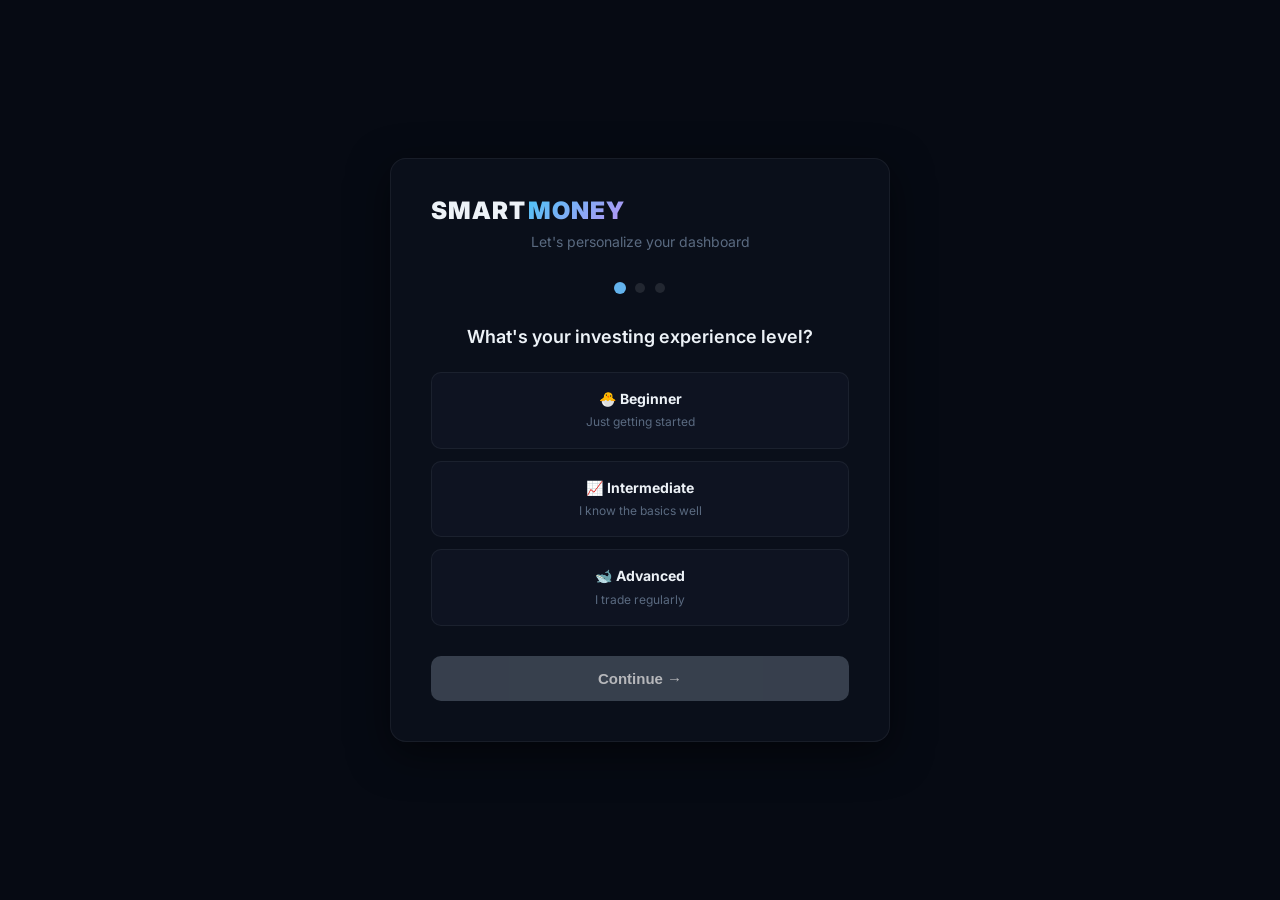
<file: templates/onboarding.html>
<!DOCTYPE html>
<html lang="en">

<head>
    <meta charset="UTF-8">
    <title>Smart Money Terminal — Onboarding</title>
    <link rel="preconnect" href="https://fonts.googleapis.com">
    <link
        href="https://fonts.googleapis.com/css2?family=Inter:wght@400;500;600;700;800;900&family=JetBrains+Mono:wght@400;500;600&display=swap"
        rel="stylesheet">
    <link rel="stylesheet" href="/static/style.css">
    <style>
        body {
            display: flex;
            align-items: center;
            justify-content: center;
            height: 100vh;
            background: var(--bg);
        }

        .auth-card {
            width: 100%;
            max-width: 500px;
            background: var(--bg-card);
            border: 1px solid var(--border);
            border-radius: var(--radius);
            padding: 40px;
            box-shadow: 0 12px 40px rgba(0, 0, 0, 0.5);
        }

        .auth-header {
            text-align: center;
            margin-bottom: 30px;
        }

        .logo {
            font-size: 24px;
            font-weight: 900;
            color: var(--text);
            letter-spacing: 1px;
            margin-bottom: 8px;
        }

        .logo-accent {
            color: var(--accent);
        }

        .subtitle {
            color: var(--text-muted);
            font-size: 14px;
        }

        .step-indicator {
            display: flex;
            justify-content: center;
            margin-bottom: 30px;
            gap: 10px;
        }

        .step-dot {
            width: 10px;
            height: 10px;
            border-radius: 50%;
            background: rgba(255, 255, 255, 0.1);
            transition: all 0.3s;
        }

        .step-dot.active {
            background: var(--accent);
            transform: scale(1.2);
        }

        .wizard-step {
            display: none;
            animation: fadeIn 0.3s ease-out forwards;
        }

        .wizard-step.active {
            display: block;
        }

        @keyframes fadeIn {
            from {
                opacity: 0;
                transform: translateY(10px);
            }

            to {
                opacity: 1;
                transform: translateY(0);
            }
        }

        .question {
            font-size: 18px;
            font-weight: 600;
            margin-bottom: 20px;
            text-align: center;
            color: var(--text);
        }

        .options-grid {
            display: grid;
            gap: 12px;
            margin-bottom: 30px;
        }

        .options-grid.cols-2 {
            grid-template-columns: 1fr 1fr;
        }

        .option-btn {
            background: var(--bg-surface);
            border: 1px solid var(--border);
            border-radius: var(--radius-sm);
            padding: 15px;
            color: var(--text);
            cursor: pointer;
            transition: all 0.2s;
            text-align: center;
            font-size: 14px;
        }

        .option-btn:hover {
            border-color: rgba(0, 210, 255, 0.5);
        }

        .option-btn.selected {
            background: rgba(0, 210, 255, 0.1);
            border-color: var(--accent);
            color: var(--accent);
            font-weight: 600;
        }

        .btn-submit {
            width: 100%;
            padding: 14px;
            background: var(--accent);
            color: white;
            border: none;
            border-radius: var(--radius-sm);
            font-weight: 600;
            font-size: 15px;
            cursor: pointer;
            transition: background 0.2s;
            margin-top: 8px;
            display: flex;
            justify-content: center;
            align-items: center;
            gap: 8px;
        }

        .btn-submit:hover {
            background: #2563eb;
        }

        .btn-submit:disabled {
            background: #4b5563;
            cursor: not-allowed;
            opacity: 0.7;
        }

        .btn-back {
            background: transparent;
            color: var(--text-muted);
            border: none;
            cursor: pointer;
            font-size: 14px;
            padding: 10px;
            margin-top: 10px;
            width: 100%;
            transition: color 0.2s;
        }

        .btn-back:hover {
            color: var(--text);
        }
    </style>
</head>

<body>

    <div class="auth-card">
        <div class="auth-header">
            <div class="logo">SMART<span class="logo-accent">MONEY</span></div>
            <div class="subtitle">Let's personalize your dashboard</div>
        </div>

        <div class="step-indicator">
            <div class="step-dot active" id="dot-1"></div>
            <div class="step-dot" id="dot-2"></div>
            <div class="step-dot" id="dot-3"></div>
        </div>

        <!-- Step 1: Experience -->
        <div class="wizard-step active" id="step-1">
            <div class="question">What's your investing experience level?</div>
            <div class="options-grid">
                <div class="option-btn single-select" data-group="exp" data-val="Beginner">
                    🐣 <b>Beginner</b><br><span style="font-size:12px;color:var(--text-muted)">Just getting
                        started</span>
                </div>
                <div class="option-btn single-select" data-group="exp" data-val="Intermediate">
                    📈 <b>Intermediate</b><br><span style="font-size:12px;color:var(--text-muted)">I know the basics
                        well</span>
                </div>
                <div class="option-btn single-select" data-group="exp" data-val="Advanced">
                    🐋 <b>Advanced</b><br><span style="font-size:12px;color:var(--text-muted)">I trade regularly</span>
                </div>
            </div>
            <button class="btn-submit" onclick="nextStep(2)" id="btn-next-1" disabled>Continue →</button>
        </div>

        <!-- Step 2: Goals -->
        <div class="wizard-step" id="step-2">
            <div class="question">What are you investing for? (Select one or more)</div>
            <div class="options-grid cols-2">
                <div class="option-btn multi-select" data-group="goals" data-val="Growth">🚀 Aggressive Growth</div>
                <div class="option-btn multi-select" data-group="goals" data-val="Dividends">💰 Dividends & Income</div>
                <div class="option-btn multi-select" data-group="goals" data-val="Preservation">🛡️ Wealth Preservation
                </div>
                <div class="option-btn multi-select" data-group="goals" data-val="Speculation">🎲 Short-Term Trading
                </div>
            </div>
            <button class="btn-submit" onclick="nextStep(3)" id="btn-next-2" disabled>Continue →</button>
            <button class="btn-back" onclick="prevStep(1)">← Back</button>
        </div>

        <!-- Step 3: Sectors -->
        <div class="wizard-step" id="step-3">
            <div class="question">Which sectors interest you most?</div>
            <div class="options-grid cols-2">
                <div class="option-btn multi-select" data-group="sectors" data-val="AI & Tech">💻 AI & Tech</div>
                <div class="option-btn multi-select" data-group="sectors" data-val="Healthcare">🏥 Healthcare</div>
                <div class="option-btn multi-select" data-group="sectors" data-val="Energy">⚡ Energy</div>
                <div class="option-btn multi-select" data-group="sectors" data-val="Financials">🏦 Financials</div>
                <div class="option-btn multi-select" data-group="sectors" data-val="Real Estate">🏢 Real Estate</div>
                <div class="option-btn multi-select" data-group="sectors" data-val="Retail">🛍️ Retail</div>
            </div>
            <button class="btn-submit" onclick="submitOnboarding()" id="btn-submit">Complete Setup 🚀</button>
            <button class="btn-back" onclick="prevStep(2)">← Back</button>
        </div>

    </div>

    <script>
        const state = {
            experience: null,
            goals: [],
            sectors: []
        };

        // Single Select Logic (Step 1)
        document.querySelectorAll('.single-select').forEach(el => {
            el.addEventListener('click', function () {
                const group = this.dataset.group;
                document.querySelectorAll(`.single-select[data-group="${group}"]`).forEach(btn => btn.classList.remove('selected'));
                this.classList.add('selected');
                state[group === 'exp' ? 'experience' : group] = this.dataset.val;
                checkStep1();
            });
        });

        // Multi Select Logic (Step 2 & 3)
        document.querySelectorAll('.multi-select').forEach(el => {
            el.addEventListener('click', function () {
                this.classList.toggle('selected');
                const group = this.dataset.group;
                const val = this.dataset.val;

                if (this.classList.contains('selected')) {
                    state[group].push(val);
                } else {
                    state[group] = state[group].filter(i => i !== val);
                }

                if (group === 'goals') checkStep2();
            });
        });

        function checkStep1() {
            document.getElementById('btn-next-1').disabled = !state.experience;
        }

        function checkStep2() {
            document.getElementById('btn-next-2').disabled = state.goals.length === 0;
        }

        function nextStep(step) {
            document.querySelectorAll('.wizard-step').forEach(el => el.classList.remove('active'));
            document.getElementById(`step-${step}`).classList.add('active');

            document.querySelectorAll('.step-dot').forEach(el => el.classList.remove('active'));
            document.getElementById(`dot-${step}`).classList.add('active');
        }

        function prevStep(step) {
            nextStep(step);
        }

        async function submitOnboarding() {
            const btn = document.getElementById('btn-submit');
            btn.innerHTML = 'Saving... ⏳';
            btn.disabled = true;

            try {
                const res = await fetch('/api/onboarding', {
                    method: 'POST',
                    headers: { 'Content-Type': 'application/json' },
                    body: JSON.stringify(state)
                });

                if (res.ok) {
                    btn.innerHTML = 'Success! Redirecting... ✅';
                    setTimeout(() => window.location.href = '/', 1000);
                } else {
                    btn.innerHTML = 'Error. Try Again.';
                    btn.disabled = false;
                }
            } catch (err) {
                btn.innerHTML = 'Network Error';
                btn.disabled = false;
            }
        }
    </script>

</body>

</html>
</file>
<file: static/style.css>
/* ═══════════════════════════════════════════════════════════════════════════
   Smart Money Terminal — Institutional-Grade Premium Design
   ═══════════════════════════════════════════════════════════════════════════ */

:root {
  --bg: #060a13;
  --bg-card: rgba(12, 17, 29, 0.85);
  --bg-card-solid: #0c111d;
  --bg-card-hover: rgba(20, 28, 48, 0.9);
  --bg-surface: rgba(15, 21, 35, 0.9);
  --border: rgba(255, 255, 255, 0.06);
  --border-glow: rgba(99, 179, 237, 0.15);
  --border-accent: rgba(99, 179, 237, 0.25);
  --text: #edf2f7;
  --text-dim: #a0aec0;
  --text-muted: #5a6a80;
  --accent: #63b3ed;
  --accent-bright: #4fc3f7;
  --accent-glow: rgba(99, 179, 237, 0.15);
  --green: #48bb78;
  --green-bright: #68d391;
  --green-bg: rgba(72, 187, 120, 0.1);
  --red: #fc8181;
  --red-bright: #f56565;
  --red-bg: rgba(252, 129, 129, 0.08);
  --red-glow: rgba(252, 129, 129, 0.2);
  --gold: #ecc94b;
  --gold-bg: rgba(236, 201, 75, 0.08);
  --purple: #b794f4;
  --purple-glow: rgba(183, 148, 244, 0.15);
  --cyan: #76e4f7;
  --radius: 16px;
  --radius-sm: 10px;
  --radius-lg: 20px;
  --font: 'Inter', -apple-system, BlinkMacSystemFont, 'Segoe UI', sans-serif;
  --mono: 'JetBrains Mono', 'SF Mono', 'Fira Code', monospace;
  --glass: rgba(255, 255, 255, 0.03);
  --glass-border: rgba(255, 255, 255, 0.08);
  --shadow-xl: 0 25px 60px -12px rgba(0, 0, 0, 0.5);
  --shadow-glow: 0 0 40px -10px rgba(99, 179, 237, 0.15);
}

*, *::before, *::after { box-sizing: border-box; margin: 0; padding: 0; }

body {
  font-family: var(--font);
  background: var(--bg);
  color: var(--text);
  min-height: 100vh;
  overflow-x: hidden;
  line-height: 1.6;
  -webkit-font-smoothing: antialiased;
  -moz-osx-font-smoothing: grayscale;
  position: relative;
}

/* ═══ AMBIENT BACKGROUND ═══ */
.ambient-glow {
  position: fixed; top: 0; left: 0; right: 0; bottom: 0;
  pointer-events: none; z-index: 0;
  background:
    radial-gradient(ellipse 80% 60% at 50% -20%, rgba(99, 179, 237, 0.06) 0%, transparent 60%),
    radial-gradient(ellipse 60% 40% at 80% 50%, rgba(183, 148, 244, 0.03) 0%, transparent 50%),
    radial-gradient(ellipse 50% 30% at 10% 80%, rgba(72, 187, 120, 0.02) 0%, transparent 40%);
}

.grid-overlay {
  position: fixed; top: 0; left: 0; right: 0; bottom: 0;
  pointer-events: none; z-index: 0; opacity: 0.012;
  background-image:
    linear-gradient(rgba(255,255,255,0.05) 1px, transparent 1px),
    linear-gradient(90deg, rgba(255,255,255,0.05) 1px, transparent 1px);
  background-size: 60px 60px;
}

body > *:not(.ambient-glow):not(.grid-overlay) { position: relative; z-index: 1; }

/* ═══ SCROLLBAR ═══ */
::-webkit-scrollbar { width: 5px; height: 5px; }
::-webkit-scrollbar-track { background: transparent; }
::-webkit-scrollbar-thumb { background: rgba(255,255,255,0.08); border-radius: 3px; }
::-webkit-scrollbar-thumb:hover { background: rgba(255,255,255,0.15); }

/* ═══ NEWS TICKER ═══ */
.news-ticker {
  position: fixed; top: 0; left: 0; right: 0; z-index: 100;
  display: flex; align-items: center; height: 38px;
  background: linear-gradient(90deg, rgba(6,10,19,0.97) 0%, rgba(15,23,42,0.95) 50%, rgba(6,10,19,0.97) 100%);
  border-bottom: 1px solid var(--border);
  backdrop-filter: blur(20px); -webkit-backdrop-filter: blur(20px);
}

.ticker-label {
  flex-shrink: 0; padding: 0 18px; font-size: 10px; font-weight: 800;
  letter-spacing: 2px; color: var(--red-bright);
  display: flex; align-items: center; gap: 8px;
  border-right: 1px solid var(--border); text-transform: uppercase;
}

.ticker-dot {
  width: 6px; height: 6px; background: var(--red-bright); border-radius: 50%;
  animation: pulse-dot 2s ease-in-out infinite;
  box-shadow: 0 0 8px var(--red-glow);
}

.ticker-live-text { font-weight: 900; letter-spacing: 2.5px; }

@keyframes pulse-dot {
  0%, 100% { opacity: 1; box-shadow: 0 0 4px var(--red-glow); }
  50% { opacity: 0.4; box-shadow: 0 0 12px var(--red-glow); }
}

.ticker-track {
  flex: 1; overflow: hidden; position: relative;
  mask-image: linear-gradient(90deg, transparent 0%, black 3%, black 97%, transparent 100%);
  -webkit-mask-image: linear-gradient(90deg, transparent 0%, black 3%, black 97%, transparent 100%);
}

.ticker-content {
  display: inline-flex; align-items: center; gap: 32px;
  white-space: nowrap; animation: ticker-scroll 150s linear infinite;
  font-size: 12px; color: var(--text-dim); font-weight: 400;
}
.ticker-content:hover { animation-play-state: paused; }
@keyframes ticker-scroll { 0% { transform: translateX(0); } 100% { transform: translateX(-50%); } }

.ticker-item { display: inline-flex; align-items: center; gap: 8px; }
.ticker-item a { color: var(--text-dim); text-decoration: none; transition: color .25s; }
.ticker-item a:hover { color: var(--text); }
.ticker-alert { font-size: 9px; font-weight: 800; letter-spacing: 0.8px; padding: 2px 8px; border-radius: 4px; }
.ticker-alert.sell { background: var(--red-bright); color: #fff; }
.ticker-alert.caution { background: var(--gold); color: #000; }
.ticker-alert.bullish { background: var(--green); color: #000; }
.ticker-sep { color: rgba(255,255,255,0.12); font-size: 10px; }

@keyframes flash { 0%, 100% { opacity: 1; } 50% { opacity: 0.7; } }

/* ═══ HEADER ═══ */
.header {
  margin-top: 38px; padding: 18px 32px;
  display: flex; align-items: center; justify-content: space-between; gap: 24px;
  border-bottom: 1px solid var(--border);
  background: rgba(6, 10, 19, 0.8);
  backdrop-filter: blur(24px); -webkit-backdrop-filter: blur(24px);
}
.header-left { display: flex; align-items: center; }
.logo-block { display: flex; flex-direction: column; gap: 2px; }
.logo {
  font-size: 24px; font-weight: 900; letter-spacing: 2px;
  color: var(--text); display: flex; align-items: center; gap: 2px; line-height: 1;
}
.logo-icon {
  font-size: 18px; margin-right: 8px;
  background: linear-gradient(135deg, var(--accent), var(--purple));
  background-clip: text; -webkit-background-clip: text; -webkit-text-fill-color: transparent;
  filter: drop-shadow(0 0 8px var(--accent-glow));
}
.logo-icon-sm {
  font-size: 14px; margin-right: 4px;
  background: linear-gradient(135deg, var(--accent), var(--purple));
  background-clip: text; -webkit-background-clip: text; -webkit-text-fill-color: transparent;
}
.logo-accent {
  background: linear-gradient(135deg, var(--accent-bright), var(--purple));
  background-clip: text; -webkit-background-clip: text; -webkit-text-fill-color: transparent;
}
.logo-sub {
  font-size: 10px; color: var(--text-muted); letter-spacing: 2px;
  text-transform: uppercase; font-weight: 500;
}
.header-right { display: flex; align-items: center; gap: 16px; }

/* Search */
.search-box { position: relative; }
.search-icon-svg {
  position: absolute; left: 14px; top: 50%; transform: translateY(-50%);
  color: var(--text-muted); pointer-events: none;
}
.search-box input {
  width: 260px; padding: 10px 16px 10px 40px;
  background: var(--glass); border: 1px solid var(--glass-border);
  border-radius: 12px; color: var(--text); font-size: 13px;
  font-family: var(--font); outline: none;
  transition: all .3s cubic-bezier(0.4, 0, 0.2, 1);
  backdrop-filter: blur(12px);
}
.search-box input::placeholder { color: var(--text-muted); }
.search-box input:focus {
  border-color: var(--accent); width: 320px;
  background: rgba(15, 21, 35, 0.9);
  box-shadow: 0 0 0 3px var(--accent-glow), var(--shadow-glow);
}
.search-results {
  position: absolute; top: calc(100% + 6px); right: 0;
  width: 380px; max-height: 420px; overflow-y: auto;
  background: rgba(12, 17, 29, 0.97); border: 1px solid var(--border-accent);
  border-radius: var(--radius); box-shadow: var(--shadow-xl), var(--shadow-glow);
  z-index: 50; backdrop-filter: blur(24px);
}
.search-item {
  display: flex; align-items: center; justify-content: space-between;
  padding: 12px 18px; cursor: pointer; border-bottom: 1px solid var(--border);
  transition: all .2s;
}
.search-item:hover { background: rgba(99, 179, 237, 0.06); }
.search-item:last-child { border-bottom: none; }
.search-item .si-sym { font-weight: 700; color: var(--accent); font-size: 14px; letter-spacing: 0.5px; }
.search-item .si-name { color: var(--text-dim); font-size: 12px; margin-left: 10px; }

/* ═══ MARKET BAR ═══ */
.market-bar-wrapper { border-bottom: 1px solid var(--border); background: rgba(6, 10, 19, 0.5); }
.market-bar {
  display: grid; grid-template-columns: repeat(3, 1fr); gap: 16px;
  padding: 16px 32px; max-width: 1440px; margin: 0 auto;
}
.market-item {
  display: flex; flex-direction: column; gap: 8px;
  font-family: var(--mono); padding: 18px 20px; border-radius: var(--radius);
  background: var(--glass); border: 1px solid var(--glass-border);
  transition: all 0.35s cubic-bezier(0.4, 0, 0.2, 1);
  cursor: pointer; position: relative; overflow: hidden; backdrop-filter: blur(12px);
}
.market-item::before {
  content: ''; position: absolute; top: 0; left: 0; right: 0; height: 2px;
  background: linear-gradient(90deg, var(--accent), var(--purple));
  opacity: 0; transition: opacity 0.4s;
}
.market-item:hover {
  border-color: var(--border-accent); transform: translateY(-3px);
  box-shadow: 0 12px 40px -8px rgba(99, 179, 237, 0.1);
}
.market-item:hover::before { opacity: 1; }
.mi-sym { font-weight: 800; font-size: 14px; color: var(--accent); letter-spacing: 1px; }
.mi-price { font-weight: 700; font-size: 22px; color: var(--text); transition: color 0.3s; letter-spacing: -0.5px; }
.mi-change { font-weight: 700; font-size: 13px; padding: 4px 12px; border-radius: 8px; transition: all 0.3s; text-align: center; }
.mi-change.up { color: var(--green); background: var(--green-bg); }
.mi-change.down { color: var(--red); background: var(--red-bg); }

@keyframes price-flash-up {
  0% { color: var(--green-bright); text-shadow: 0 0 12px rgba(72,187,120,0.4); }
  100% { color: var(--text); text-shadow: none; }
}
@keyframes price-flash-down {
  0% { color: var(--red-bright); text-shadow: 0 0 12px rgba(252,129,129,0.4); }
  100% { color: var(--text); text-shadow: none; }
}
.mi-price.flash-up { animation: price-flash-up 0.8s ease-out; }
.mi-price.flash-down { animation: price-flash-down 0.8s ease-out; }
.mi-change.pulse { animation: change-pulse 0.4s ease-out; }
@keyframes change-pulse { 0% { transform: scale(1); } 50% { transform: scale(1.08); } 100% { transform: scale(1); } }

.pick-daily-change { font-family: var(--mono); font-weight: 700; font-size: 12px; padding: 3px 8px; border-radius: 6px; transition: all 0.3s; }
.pick-daily-change.up { color: var(--green); background: var(--green-bg); }
.pick-daily-change.down { color: var(--red); background: var(--red-bg); }

@media (max-width: 700px) {
  .market-bar { grid-template-columns: 1fr; gap: 8px; padding: 8px 16px; }
}

/* ═══ TOP NAV ═══ */
.sector-nav-bar {
  max-width: 1440px; margin: 0 auto; padding: 16px 32px;
  display: flex; gap: 8px; overflow-x: auto; scrollbar-width: none;
  border-bottom: 1px solid var(--border);
}
.sector-nav-bar::-webkit-scrollbar { display: none; }
.sector-nav-item {
  flex: 0 0 auto; padding: 8px 18px;
  background: var(--glass); border: 1px solid var(--glass-border);
  border-radius: 100px; color: var(--text-dim); text-decoration: none;
  font-weight: 500; font-size: 13px;
  transition: all 0.3s cubic-bezier(0.4, 0, 0.2, 1);
  white-space: nowrap; backdrop-filter: blur(8px);
  display: flex; align-items: center; gap: 4px;
}
.nav-icon { font-size: 14px; }
.sector-nav-item:hover {
  background: rgba(99, 179, 237, 0.08); border-color: var(--border-accent);
  color: var(--text); transform: translateY(-1px);
  box-shadow: 0 4px 20px rgba(99, 179, 237, 0.08);
}

/* ═══ KPI ROW ═══ */
.kpi-row {
  display: grid; grid-template-columns: repeat(4, 1fr); gap: 16px;
  max-width: 1440px; margin: 20px auto 0; padding: 0 32px;
}
.kpi-card {
  display: flex; align-items: center; gap: 14px; padding: 18px 22px;
  background: var(--glass); border: 1px solid var(--glass-border);
  border-radius: var(--radius); backdrop-filter: blur(12px);
  transition: all 0.3s cubic-bezier(0.4, 0, 0.2, 1);
  position: relative; overflow: hidden;
}
.kpi-glow {
  position: absolute; top: -20px; right: -20px; width: 80px; height: 80px;
  border-radius: 50%; opacity: 0.15; filter: blur(30px); transition: opacity 0.4s;
}
.kpi-glow.mood { background: var(--accent); }
.kpi-glow.alerts { background: var(--red); }
.kpi-glow.gainer { background: var(--green); }
.kpi-glow.ai { background: var(--purple); }
.kpi-card:hover { background: rgba(255,255,255,0.04); border-color: var(--border-accent); transform: translateY(-2px); }
.kpi-card:hover .kpi-glow { opacity: 0.3; }
.kpi-icon { font-size: 1.6rem; line-height: 1; }
.kpi-body { display: flex; flex-direction: column; gap: 3px; }
.kpi-label { font-size: 10px; color: var(--text-muted); text-transform: uppercase; letter-spacing: 1px; font-weight: 600; }
.kpi-value { font-family: var(--mono); font-size: 1.1rem; font-weight: 700; color: var(--text); }
.kpi-value.bullish { color: var(--green); }
.kpi-value.bearish { color: var(--red); }
.kpi-value.neutral { color: var(--text-dim); }

/* ═══ CONTENT WRAPPER ═══ */
.content-wrapper { max-width: 1440px; margin: 20px auto 0; padding: 0 32px; }

/* ═══ AI BRIEF ═══ */
.ai-brief-card {
  background: linear-gradient(135deg, rgba(183,148,244,0.06) 0%, rgba(99,179,237,0.03) 100%);
  border: 1px solid rgba(183, 148, 244, 0.15); border-radius: var(--radius-lg);
  padding: 24px 28px; backdrop-filter: blur(12px);
}
.ai-brief-header { display: flex; justify-content: space-between; align-items: center; margin-bottom: 16px; }
.ai-brief-header h2 { margin: 0; font-size: 1.1rem; color: #e9d5ff; display: flex; align-items: center; gap: 10px; font-weight: 700; }
.ai-powered-badge { font-size: 11px; color: var(--text-muted); background: rgba(0,0,0,0.3); padding: 4px 12px; border-radius: 20px; font-weight: 500; }
.ai-brief-body { color: var(--text); font-size: 0.95rem; line-height: 1.7; }

/* ═══ SITE FOOTER ═══ */
.site-footer {
  margin-top: 4rem; padding: 3rem 0;
  border-top: 1px solid var(--border);
  background: rgba(0, 0, 0, 0.3);
}
.footer-inner {
  max-width: 1440px; margin: 0 auto; padding: 0 32px;
  display: flex; flex-direction: column; gap: 1.2rem; align-items: center; text-align: center;
}
.footer-brand { display: flex; align-items: center; gap: 1rem; }
.footer-logo { font-size: 1.1rem; font-weight: 800; letter-spacing: 1px; color: var(--text); }
.footer-tagline { font-size: 0.75rem; color: var(--text-muted); letter-spacing: 1px; text-transform: uppercase; }
.footer-links { display: flex; gap: 2rem; }
.footer-links a { font-size: 0.82rem; color: var(--text-dim); text-decoration: none; transition: color 0.2s; font-weight: 500; }
.footer-links a:hover { color: var(--accent); }
.footer-disclaimer { font-size: 0.72rem; color: var(--text-muted); max-width: 800px; line-height: 1.6; opacity: 0.6; }
.footer-copy { font-size: 0.7rem; color: var(--text-muted); opacity: 0.4; }

/* ═══ TOAST NOTIFICATIONS ═══ */
.toast-container { position: fixed; top: 1rem; right: 1rem; z-index: 10000; display: flex; flex-direction: column; gap: 0.5rem; pointer-events: none; }
.toast {
  pointer-events: auto; padding: 12px 18px; border-radius: 12px; font-size: 0.82rem; font-weight: 500;
  backdrop-filter: blur(20px); animation: toastSlideIn 0.3s ease-out; max-width: 380px;
  box-shadow: var(--shadow-xl);
}
.toast.error { background: rgba(245,101,101,0.12); border: 1px solid rgba(245,101,101,0.2); color: #fca5a5; }
.toast.success { background: rgba(72,187,120,0.12); border: 1px solid rgba(72,187,120,0.2); color: #68d391; }
.toast.info { background: rgba(99,179,237,0.12); border: 1px solid rgba(99,179,237,0.2); color: #90cdf4; }
.toast.fadeOut { animation: toastFadeOut 0.3s ease-in forwards; }
@keyframes toastSlideIn { from { transform: translateX(100%); opacity: 0; } to { transform: translateX(0); opacity: 1; } }
@keyframes toastFadeOut { from { opacity: 1; } to { opacity: 0; transform: translateY(-10px); } }

/* ═══ RESPONSIVE ═══ */
@media (max-width: 1024px) { .kpi-row { grid-template-columns: repeat(2, 1fr); } }
@media (max-width: 768px) {
  .kpi-row { grid-template-columns: 1fr 1fr; gap: 8px; padding: 0 1rem; }
  .kpi-card { padding: 12px 14px; } .kpi-icon { font-size: 1.2rem; } .kpi-value { font-size: 0.85rem; }
  .header { flex-direction: column; gap: 12px; padding: 12px 16px; }
  .search-box input { width: 100%; } .search-box input:focus { width: 100%; }
  .footer-brand { flex-direction: column; gap: 0.3rem; }
  .footer-links { flex-wrap: wrap; justify-content: center; gap: 1rem; }
  .sector-nav-bar { padding: 12px 16px; }
  .content-wrapper { padding: 0 16px; }
  .dashboard { padding: 16px; }
  .market-bar { padding: 12px 16px; }
  .inst-grid { grid-template-columns: 1fr !important; }
  .alpha-grid { grid-template-columns: 1fr !important; }
}
@media (max-width: 480px) {
  .kpi-row { grid-template-columns: 1fr 1fr; gap: 6px; padding: 0 0.75rem; }
  .inst-grid { grid-template-columns: 1fr; }
}

/* ═══ DASHBOARD GRID ═══ */
.dashboard {
  display: flex; flex-direction: column; gap: 24px;
  padding: 24px 32px; max-width: 1440px; margin: 0 auto;
}
.col-main { display: flex; flex-direction: column; gap: 24px; }
.col-side { display: flex; flex-direction: column; gap: 24px; }


.col-side {
  display: flex;
  flex-direction: column;
  gap: 20px;
}

/* ═══ CARDS ═══ */
.card {
  background: var(--bg-card);
  border: 1px solid var(--glass-border);
  border-radius: var(--radius);
  overflow: hidden;
  transition: all 0.35s cubic-bezier(0.4, 0, 0.2, 1);
  backdrop-filter: blur(12px);
  position: relative;
}

.card:hover {
  border-color: var(--border-accent);
  box-shadow: 0 8px 32px -8px rgba(0, 0, 0, 0.3);
}

.card-header {
  display: flex;
  align-items: center;
  justify-content: space-between;
  gap: 12px;
  padding: 18px 24px;
  border-bottom: 1px solid var(--border);
  background: rgba(15, 21, 35, 0.6);
}

.card-header h2 {
  font-size: 15px;
  font-weight: 700;
  display: flex;
  align-items: center;
  gap: 8px;
  letter-spacing: 0.2px;
}

.header-icon {
  font-size: 18px;
}

.card-badge {
  font-size: 10px;
  font-weight: 500;
  padding: 4px 12px;
  border-radius: 20px;
  background: rgba(99, 179, 237, 0.1);
  color: var(--accent);
  letter-spacing: 0.3px;
  text-transform: uppercase;
  border: 1px solid rgba(99, 179, 237, 0.15);
}

.timestamp-badge {
  font-size: 11px;
  color: var(--text-muted);
  background: rgba(0,0,0,0.3);
  padding: 4px 12px;
  border-radius: 20px;
  font-weight: 500;
}

.card-body {
  padding: 0;
}

/* ═══ CONSENSUS PICKS TABLE ═══ */
.picks-table {
  width: 100%;
  border-collapse: collapse;
}

.picks-table th {
  text-align: left;
  padding: 12px 18px;
  font-size: 10px;
  font-weight: 700;
  text-transform: uppercase;
  letter-spacing: 1px;
  color: var(--text-muted);
  background: rgba(15, 21, 35, 0.8);
  border-bottom: 1px solid var(--border);
  position: sticky;
  top: 0;
  z-index: 2;
}

.picks-table td {
  padding: 14px 18px;
  font-size: 13px;
  border-bottom: 1px solid rgba(255, 255, 255, 0.03);
  vertical-align: middle;
}

.picks-table tr {
  cursor: pointer;
  transition: all .2s cubic-bezier(0.4, 0, 0.2, 1);
}

.picks-table tr:hover {
  background: rgba(99, 179, 237, 0.04);
}

.pick-rank {
  font-family: var(--mono);
  font-weight: 800;
  color: var(--text-muted);
  font-size: 12px;
  width: 36px;
  height: 36px;
  display: flex;
  align-items: center;
  justify-content: center;
  border-radius: 8px;
  background: rgba(255, 255, 255, 0.03);
}

.pick-rank.top3 {
  color: var(--gold);
  background: rgba(236, 201, 75, 0.08);
  border: 1px solid rgba(236, 201, 75, 0.15);
}

.pick-symbol {
  font-weight: 800;
  color: var(--accent);
  font-size: 15px;
  letter-spacing: 0.5px;
}

.pick-name {
  color: var(--text-dim);
  font-size: 11px;
  margin-top: 2px;
  font-weight: 400;
}

.pick-price {
  font-family: var(--mono);
  font-weight: 600;
  font-size: 14px;
}

.pick-change {
  font-family: var(--mono);
  font-weight: 600;
  font-size: 12px;
  padding: 2px 8px;
  border-radius: 6px;
}

.pick-change.up {
  color: var(--green);
  background: var(--green-bg);
}

.pick-change.down {
  color: var(--red);
  background: var(--red-bg);
}

.pick-holders {
  display: inline-flex;
  align-items: center;
  gap: 4px;
  font-weight: 700;
  font-size: 13px;
}

.pick-holders .holder-count {
  color: var(--cyan);
}

.conviction-badge {
  font-size: 9px;
  font-weight: 700;
  padding: 4px 10px;
  border-radius: 6px;
  letter-spacing: 0.6px;
  text-transform: uppercase;
  white-space: nowrap;
}

.conviction-badge.extreme {
  background: linear-gradient(135deg, rgba(220, 38, 38, 0.15), rgba(220, 38, 38, 0.08));
  color: #fca5a5;
  border: 1px solid rgba(220, 38, 38, 0.25);
  box-shadow: 0 0 12px rgba(220, 38, 38, 0.08);
}

.conviction-badge.very-high {
  background: linear-gradient(135deg, rgba(245, 158, 11, 0.15), rgba(245, 158, 11, 0.08));
  color: #fde68a;
  border: 1px solid rgba(245, 158, 11, 0.25);
}

.conviction-badge.high {
  background: linear-gradient(135deg, rgba(16, 185, 129, 0.15), rgba(16, 185, 129, 0.08));
  color: #6ee7b7;
  border: 1px solid rgba(16, 185, 129, 0.25);
}

.conviction-badge.moderate {
  background: rgba(100, 116, 139, 0.1);
  color: #94a3b8;
  border: 1px solid rgba(100, 116, 139, 0.2);
}

.pick-upside {
  font-family: var(--mono);
  font-weight: 700;
  font-size: 12px;
}

.pick-upside.positive {
  color: var(--green);
}

.pick-upside.negative {
  color: var(--red);
}

.pick-value {
  font-family: var(--mono);
  font-size: 11px;
  color: var(--text-dim);
}

.pick-holders-list {
  font-size: 10px;
  color: var(--text-muted);
  margin-top: 2px;
}

/* ═══ INSTITUTION GRID ═══ */
.inst-grid {
  display: grid;
  grid-template-columns: repeat(auto-fill, minmax(220px, 1fr));
  gap: 12px;
  padding: 16px;
}

.inst-card {
  background: var(--glass);
  border: 1px solid var(--glass-border);
  border-radius: var(--radius);
  padding: 18px;
  cursor: pointer;
  transition: all .3s cubic-bezier(0.4, 0, 0.2, 1);
  position: relative;
  overflow: hidden;
  backdrop-filter: blur(8px);
}

.inst-card::before {
  content: '';
  position: absolute;
  top: 0;
  left: 0;
  right: 0;
  height: 2px;
  background: linear-gradient(90deg, var(--accent), var(--purple));
  opacity: 0;
  transition: opacity .3s;
}

.inst-card:hover {
  border-color: var(--border-accent);
  transform: translateY(-3px);
  box-shadow: 0 16px 40px -8px rgba(0, 0, 0, .4), 0 0 20px rgba(99, 179, 237, 0.05);
}

.inst-card:hover::before {
  opacity: 1;
}

.inst-name {
  font-weight: 700;
  font-size: 13px;
  margin-bottom: 6px;
}

.inst-aum-row {
  display: flex;
  align-items: center;
  gap: 8px;
  margin-bottom: 4px;
}

.inst-aum {
  font-family: var(--mono);
  font-size: 12px;
  color: var(--green);
  font-weight: 600;
}

.inst-change {
  font-family: var(--mono);
  font-size: 11px;
  font-weight: 700;
  padding: 1px 6px;
  border-radius: 3px;
}

.inst-change.positive {
  color: var(--green);
  background: var(--green-bg);
}

.inst-change.negative {
  color: var(--red);
  background: var(--red-bg);
}

.inst-meta {
  font-size: 10px;
  color: var(--text-muted);
  display: flex;
  gap: 8px;
  margin-bottom: 8px;
}

.inst-top-holdings {
  display: flex;
  flex-wrap: wrap;
  gap: 4px;
}

.inst-holding-tag {
  font-size: 10px;
  font-weight: 600;
  padding: 3px 8px;
  background: rgba(99, 179, 237, 0.12);
  color: var(--accent);
  border-radius: 6px;
  letter-spacing: 0.3px;
  border: 1px solid rgba(99, 179, 237, 0.15);
}

/* ═══ NEWS FEED ═══ */
.news-list {
  max-height: 500px;
  overflow-y: auto;
}

.news-item {
  display: flex;
  gap: 10px;
  padding: 12px 16px;
  border-bottom: 1px solid #1a2035;
  transition: background .15s;
}

.news-item:hover {
  background: var(--bg-card-hover);
}

.news-alert-badge {
  flex-shrink: 0;
  align-self: flex-start;
  font-size: 9px;
  font-weight: 800;
  padding: 3px 6px;
  border-radius: 3px;
  letter-spacing: 0.3px;
  min-width: 48px;
  text-align: center;
}

.news-alert-badge.sell {
  background: var(--red);
  color: #fff;
  animation: sell-pulse 1.2s ease-in-out infinite;
}

@keyframes sell-pulse {

  0%,
  100% {
    box-shadow: 0 0 0 0 var(--red-glow);
  }

  50% {
    box-shadow: 0 0 0 6px transparent;
  }
}

.news-alert-badge.caution {
  background: var(--gold);
  color: #000;
}

.news-alert-badge.bullish {
  background: var(--green);
  color: #000;
}

.news-body {
  flex: 1;
  min-width: 0;
}

.news-title {
  font-size: 12.5px;
  font-weight: 500;
  line-height: 1.4;
  display: -webkit-box;
  -webkit-line-clamp: 2;
  line-clamp: 2;
  -webkit-box-orient: vertical;
  overflow: hidden;
}

.news-title a {
  color: var(--text);
  text-decoration: none;
  transition: color .15s;
}

.news-title a:hover {
  color: var(--accent);
}

.news-source {
  font-size: 10px;
  color: var(--text-muted);
  margin-top: 3px;
}

.news-sentiment-bar {
  width: 40px;
  height: 4px;
  border-radius: 2px;
  background: var(--border);
  display: inline-block;
  margin-left: 6px;
  vertical-align: middle;
  position: relative;
  overflow: hidden;
}

.news-sentiment-fill {
  position: absolute;
  top: 0;
  left: 0;
  bottom: 0;
  border-radius: 2px;
  transition: width .3s;
}

/* ═══ ADVICE FEED ═══ */
.advice-list {
  padding: 14px 16px;
  display: flex;
  flex-direction: column;
  gap: 10px;
}

.advice-item {
  padding: 12px;
  border-radius: var(--radius-sm);
  border-left: 3px solid var(--accent);
  background: var(--bg-surface);
}

.advice-item.jump-in {
  border-left-color: var(--green);
  background: var(--green-bg);
}

.advice-item.stay-out {
  border-left-color: var(--red);
  background: var(--red-bg);
}

.advice-item.selective {
  border-left-color: var(--gold);
  background: var(--gold-bg);
}

.advice-title {
  font-weight: 700;
  font-size: 13px;
  margin-bottom: 3px;
}

.advice-action {
  font-size: 11px;
  font-weight: 700;
  text-transform: uppercase;
  letter-spacing: 0.5px;
  margin-bottom: 4px;
}

.advice-reason {
  font-size: 12px;
  color: var(--text-dim);
  line-height: 1.5;
}

/* ═══ HOT STOCKS ═══ */
.hot-list {
  max-height: 300px;
  overflow-y: auto;
}

.hot-item {
  display: flex;
  align-items: center;
  justify-content: space-between;
  padding: 10px 16px;
  border-bottom: 1px solid #1a2035;
  cursor: pointer;
  transition: background .15s;
}

.hot-item:hover {
  background: var(--bg-card-hover);
}

.hot-sym {
  font-weight: 700;
  color: var(--accent);
  font-size: 13px;
  min-width: 55px;
}

.hot-name {
  color: var(--text-dim);
  font-size: 11px;
  flex: 1;
  padding: 0 10px;
}

.hot-price {
  font-family: var(--mono);
  font-size: 12px;
  min-width: 70px;
  text-align: right;
}

.hot-change {
  font-family: var(--mono);
  font-size: 12px;
  font-weight: 700;
  min-width: 60px;
  text-align: right;
}

.hot-change.up {
  color: var(--green);
}

.hot-change.down {
  color: var(--red);
}

/* ═══ MODAL ═══ */
.modal {
  position: fixed;
  inset: 0;
  z-index: 200;
  display: flex;
  align-items: center;
  justify-content: center;
}

.modal-backdrop {
  position: absolute;
  inset: 0;
  background: rgba(0, 0, 0, .7);
  backdrop-filter: blur(4px);
}

.modal-content {
  position: relative;
  z-index: 1;
  width: 90%;
  max-width: 900px;
  max-height: 85vh;
  background: var(--bg-card);
  border: 1px solid var(--border);
  border-radius: var(--radius);
  overflow-y: auto;
  box-shadow: 0 24px 80px rgba(0, 0, 0, .6);
}

.modal-close {
  position: absolute;
  top: 12px;
  right: 12px;
  background: var(--bg-surface);
  border: 1px solid var(--border);
  color: var(--text-dim);
  font-size: 16px;
  width: 32px;
  height: 32px;
  border-radius: 6px;
  cursor: pointer;
  transition: all .15s;
  display: flex;
  align-items: center;
  justify-content: center;
}

.modal-close:hover {
  background: var(--red);
  color: #fff;
  border-color: var(--red);
}

.modal-header {
  padding: 20px 24px;
  border-bottom: 1px solid var(--border);
  background: var(--bg-surface);
}

.modal-header h3 {
  font-size: 18px;
  font-weight: 800;
}

.modal-header .modal-sub {
  font-size: 12px;
  color: var(--text-muted);
  margin-top: 4px;
}

.modal-body-content {
  padding: 0;
  max-height: 60vh;
  overflow-y: auto;
}

/* ── Modal Search & Controls ── */
.modal-controls {
  display: flex;
  align-items: center;
  gap: 12px;
  padding: 12px 24px;
  border-bottom: 1px solid var(--border);
  background: var(--bg-surface);
}

#modal-search {
  flex: 1;
  background: var(--bg-card);
  border: 1px solid var(--border);
  border-radius: var(--radius-sm);
  padding: 8px 14px;
  font-size: 13px;
  color: var(--text);
  font-family: inherit;
  outline: none;
  transition: border-color .2s;
}

#modal-search:focus {
  border-color: var(--accent);
  box-shadow: 0 0 0 2px rgba(96, 165, 250, 0.15);
}

#modal-search::placeholder {
  color: var(--text-muted);
}

.modal-count {
  font-size: 11px;
  color: var(--text-muted);
  white-space: nowrap;
  font-family: var(--mono);
}

/* ── Sortable Column Headers ── */
.modal-sort-header {
  cursor: pointer;
  user-select: none;
  transition: color .15s;
}

.modal-sort-header:hover {
  color: var(--accent);
}

.modal-sort-header.sort-active {
  color: var(--accent);
}

.modal-sort-header.sort-active.sort-asc::after {
  content: ' ▲';
  font-size: 8px;
}

.modal-sort-header.sort-active.sort-desc::after {
  content: ' ▼';
  font-size: 8px;
}

/* ── Load More Button ── */
.load-more-btn {
  display: block;
  width: 100%;
  padding: 12px;
  background: var(--bg-surface);
  border: none;
  border-top: 1px solid var(--border);
  color: var(--accent);
  font-size: 12px;
  font-weight: 600;
  cursor: pointer;
  transition: background .15s;
  font-family: inherit;
}

.load-more-btn:hover {
  background: var(--bg-card-hover);
}

.modal-holdings-table {
  width: 100%;
  border-collapse: collapse;
}

.modal-holdings-table th {
  text-align: left;
  padding: 10px 16px;
  font-size: 10px;
  font-weight: 700;
  text-transform: uppercase;
  letter-spacing: 0.8px;
  color: var(--text-muted);
  background: var(--bg-surface);
  border-bottom: 1px solid var(--border);
  position: sticky;
  top: 0;
}

.modal-holdings-table td {
  padding: 8px 16px;
  font-size: 12px;
  border-bottom: 1px solid #1a2035;
}

.modal-holdings-table tr:hover {
  background: var(--bg-card-hover);
}

/* ═══ LOADING SHIMMER ═══ */
.loading-shimmer {
  padding: 40px 24px;
  text-align: center;
  color: var(--text-muted);
  font-size: 13px;
  font-weight: 400;
  background: linear-gradient(90deg, rgba(12,17,29,0.5) 25%, rgba(20,28,48,0.5) 50%, rgba(12,17,29,0.5) 75%);
  background-size: 200% 100%;
  animation: shimmer 2s ease-in-out infinite;
  letter-spacing: 0.3px;
}

@keyframes shimmer {
  0% { background-position: 200% 0; }
  100% { background-position: -200% 0; }
}

/* ═══ BIG MONEY MOVERS DASHBOARD ═══ */

.bmm-dashboard {
  display: flex;
  flex-direction: column;
  gap: 20px;
}

/* Stats Grid */
.bmm-stats-grid {
  display: grid;
  grid-template-columns: repeat(4, 1fr);
  gap: 16px;
}

.bmm-stat-card {
  background: linear-gradient(135deg, rgba(255, 255, 255, 0.03) 0%, rgba(255, 255, 255, 0.01) 100%);
  border: 1px solid var(--border);
  border-radius: var(--radius);
  padding: 16px 20px;
  display: flex;
  flex-direction: column;
  justify-content: center;
  position: relative;
  overflow: hidden;
}

.bmm-stat-card::before {
  content: '';
  position: absolute;
  top: 0;
  left: 0;
  right: 0;
  height: 1px;
  background: linear-gradient(90deg, transparent, rgba(245, 158, 11, 0.3), transparent);
}

.bmm-stat-title {
  font-size: 11px;
  color: var(--text-muted);
  text-transform: uppercase;
  letter-spacing: 0.5px;
  font-weight: 600;
  margin-bottom: 8px;
}

.bmm-stat-val {
  font-family: var(--mono);
  font-size: 20px;
  font-weight: 700;
  color: var(--text);
  text-shadow: 0 0 10px rgba(255, 255, 255, 0.1);
}

/* Toolbar */
.bmm-toolbar {
  display: flex;
  align-items: center;
  justify-content: space-between;
  background: var(--surface-2);
  border: 1px solid var(--border);
  border-radius: var(--radius);
  padding: 12px 16px;
}

.search-wrap {
  position: relative;
  width: 300px;
}

.search-icon {
  position: absolute;
  left: 12px;
  top: 50%;
  transform: translateY(-50%);
  color: var(--text-muted);
  font-size: 14px;
}

#bmm-search {
  width: 100%;
  background: var(--bg-card);
  border: 1px solid var(--border);
  border-radius: var(--radius-sm);
  padding: 8px 12px 8px 36px;
  color: var(--text);
  font-family: inherit;
  font-size: 13px;
  transition: all .2s;
}

#bmm-search:focus {
  outline: none;
  border-color: var(--gold);
  box-shadow: 0 0 0 2px rgba(245, 158, 11, 0.15);
}

.bmm-filter-info {
  font-size: 12px;
  color: var(--text-muted);
  font-family: var(--mono);
}

/* Data Table */
.bmm-table {
  width: 100%;
  border-collapse: collapse;
}

.bmm-table th {
  text-align: left;
  padding: 12px 16px;
  font-size: 10px;
  font-weight: 700;
  text-transform: uppercase;
  color: var(--text-muted);
  border-bottom: 1px solid var(--border);
  letter-spacing: 0.5px;
  background: var(--surface-2);
  position: sticky;
  top: 0;
  z-index: 10;
}

.bmm-table td {
  padding: 14px 16px;
  border-bottom: 1px solid #1e293b;
  vertical-align: middle;
}

.bmm-table tr:hover td {
  background: var(--bg-card-hover);
}

.bmm-table tr:last-child td {
  border-bottom: none;
}

/* Asset Column */
.mover-asset {
  display: flex;
  flex-direction: column;
  gap: 2px;
}

.mover-sym-large {
  font-weight: 800;
  font-size: 16px;
  color: var(--accent);
  letter-spacing: 0.5px;
}

.mover-co-name {
  font-size: 11px;
  color: var(--text-dim);
  white-space: nowrap;
  overflow: hidden;
  text-overflow: ellipsis;
  max-width: 250px;
}

.mover-mkt-data {
  margin-top: 4px;
  display: flex;
  align-items: center;
  gap: 8px;
}

.mover-price-small {
  font-family: var(--mono);
  font-size: 12px;
  color: var(--text);
  font-weight: 600;
}

.mover-daily {
  font-size: 11px;
  font-family: var(--mono);
}

.mover-daily.up {
  color: var(--green);
}

.mover-daily.down {
  color: var(--red);
}

/* Signal Column */
.sig-badge {
  display: inline-block;
  font-size: 10px;
  font-weight: 800;
  padding: 4px 10px;
  border-radius: 6px;
  letter-spacing: 0.5px;
  text-align: center;
}

.sig-mega {
  background: linear-gradient(135deg, rgba(245, 158, 11, 0.2), rgba(217, 119, 6, 0.1));
  color: var(--gold);
  border: 1px solid rgba(245, 158, 11, 0.3);
  box-shadow: 0 0 10px rgba(245, 158, 11, 0.1);
}

.sig-strong {
  background: linear-gradient(135deg, rgba(16, 185, 129, 0.2), rgba(5, 150, 105, 0.1));
  color: var(--green);
  border: 1px solid rgba(16, 185, 129, 0.3);
}

.sig-big {
  background: rgba(59, 130, 246, 0.15);
  color: var(--accent);
  border: 1px solid rgba(59, 130, 246, 0.2);
}

.sig-acc {
  background: rgba(255, 255, 255, 0.05);
  color: var(--text);
  border: 1px solid rgba(255, 255, 255, 0.1);
}

/* Institution Column */
.mover-inst-name {
  font-size: 13px;
  font-weight: 600;
  color: var(--text);
  margin-bottom: 4px;
}

.mover-val-large {
  font-family: var(--mono);
  font-size: 12px;
  color: var(--gold);
  font-weight: 600;
}

/* Position Change Column */
.mover-change-block {
  display: flex;
  flex-direction: column;
  align-items: flex-end;
  gap: 4px;
}

.mover-pct {
  font-family: var(--mono);
  font-weight: 800;
  font-size: 15px;
}

.mover-pct.is-inc {
  color: var(--green);
  text-shadow: 0 0 8px rgba(16, 185, 129, 0.3);
}

.mover-pct.is-new {
  color: var(--gold);
  font-size: 13px;
  padding: 2px 6px;
  background: rgba(245, 158, 11, 0.15);
  border-radius: 4px;
  border: 1px solid rgba(245, 158, 11, 0.3);
}

.mover-shares-route {
  font-size: 11px;
  color: var(--text-muted);
  font-family: var(--mono);
}

@media (max-width: 1024px) {
  .bmm-stats-grid {
    grid-template-columns: repeat(2, 1fr);
  }
}

@media (max-width: 768px) {
  .bmm-stats-grid {
    grid-template-columns: 1fr;
  }

  .bmm-toolbar {
    flex-direction: column;
    align-items: flex-start;
    gap: 12px;
  }

  .search-wrap {
    width: 100%;
  }

  .bmm-table th:nth-child(2),
  .bmm-table td:nth-child(2) {
    display: none;
  }
}

/* ═══ RESPONSIVE ═══ */
@media (max-width: 1024px) {
  .dashboard {
    grid-template-columns: 1fr;
  }

  .header {
    flex-wrap: wrap;
  }

  .market-bar {
    display: none;
  }
}

@media (max-width: 640px) {
  .dashboard {
    padding: 12px;
  }

  .inst-grid {
    grid-template-columns: 1fr 1fr;
  }
}

/* Auth controls moved to end of file (premium styles) */

/* ═══ DIVIDEND PICKS UI ═══ */
.dividend-item {
  display: flex;
  align-items: center;
  gap: 12px;
  padding: 14px 16px;
}

.rank-number {
  font-family: var(--mono);
  font-size: 18px;
  font-weight: 700;
  color: var(--text-muted);
  width: 24px;
  text-align: center;
  flex-shrink: 0;
}

.rank-number.top3 {
  color: var(--gold);
  font-size: 20px;
  text-shadow: 0 0 10px rgba(245, 158, 11, 0.2);
}

.company-logo {
  width: 36px;
  height: 36px;
  border-radius: 6px;
  background: #fff;
  object-fit: contain;
  padding: 2px;
  flex-shrink: 0;
  border: 1px solid var(--border);
}

.news-header {
  display: flex;
  align-items: center;
  justify-content: space-between;
  margin-bottom: 2px;
  gap: 8px;
}

.highlight-yield {
  color: var(--text);
  font-weight: 700;
  font-family: var(--mono);
}

.highlight-upside {
  color: var(--green);
  font-weight: 700;
  font-family: var(--mono);
}

.analyst-firms {
  font-size: 11px;
  color: var(--text-dim);
  font-style: italic;
  margin-top: 4px;
  line-height: 1.3;
}

.metrics-row {
  display: flex;
  align-items: center;
  gap: 6px;
  margin-top: 6px;
  font-size: 11px;
  font-family: var(--mono);
  color: var(--text-muted);
  background: rgba(255, 255, 255, 0.03);
  padding: 4px 8px;
  border-radius: 4px;
  width: fit-content;
}

.metric-item {
  cursor: help;
  position: relative;
}

.metric-item:hover {
  color: var(--text);
}

.metric-divider {
  color: var(--border);
}

.advice-metric-context {
  margin-top: 10px;
  padding-top: 8px;
  border-top: 1px solid var(--border);
  font-family: var(--mono);
  font-size: 11px;
  color: var(--text-dim);
}

/* ═══ STOCK NEWS EXPANSION ═══ */
.stock-news-container {
  padding: 12px 16px;
  background: var(--bg-surface);
  border-top: 1px solid var(--border);
  border-bottom: 1px solid var(--border);
  animation: slide-down 0.2s ease-out;
}

@keyframes slide-down {
  from {
    opacity: 0;
    transform: translateY(-5px);
  }

  to {
    opacity: 1;
    transform: translateY(0);
  }
}

.stock-news-container.loading {
  padding: 20px;
  text-align: center;
  color: var(--text-muted);
  font-size: 11px;
}

.stock-news-item {
  padding: 10px 0;
  border-bottom: 1px solid #1e293b;
}

.stock-news-item:last-child {
  border-bottom: none;
}

.sn-header {
  display: flex;
  justify-content: space-between;
  margin-bottom: 4px;
  font-size: 10px;
}

.sn-source {
  color: var(--accent);
  font-weight: 700;
  text-transform: uppercase;
}

.sn-time {
  color: var(--text-muted);
}

.sn-title {
  display: block;
  color: var(--text);
  font-size: 12px;
  font-weight: 600;
  margin-bottom: 4px;
  text-decoration: none;
  line-height: 1.3;
}

.sn-title:hover {
  text-decoration: underline;
  color: var(--accent);
}

.sn-summary {
  font-size: 11px;
  color: var(--text-dim);
  line-height: 1.4;
  display: -webkit-box;
  -webkit-line-clamp: 2;
  line-clamp: 2;
  -webkit-box-orient: vertical;
  overflow: hidden;
}

.dividend-item {
  cursor: pointer;
}

.dividend-item.expanded {
  background: var(--bg-surface);
  border-bottom-color: transparent;
}

.no-news,
.error {
  padding: 10px 0;
  text-align: center;
  font-size: 11px;
  color: var(--text-muted);
}

/* ═══ TERMINAL FOOTER ═══ */
.terminal-footer {
  display: flex;
  justify-content: space-between;
  align-items: center;
  padding: 1rem 1.5rem;
  background: var(--surface-2);
  border-top: 1px solid var(--border);
  font-family: var(--mono, 'JetBrains Mono', monospace);
  font-size: 0.75rem;
  color: var(--text-muted);
  letter-spacing: 0.5px;
}

.tf-left,
.tf-right {
  display: flex;
  align-items: center;
  gap: 12px;
}

.tf-status {
  font-weight: 600;
  color: var(--accent);
}

.tf-pulse {
  display: inline-block;
  width: 8px;
  height: 8px;
  background-color: var(--success, #10b981);
  border-radius: 50%;
  box-shadow: 0 0 8px var(--success, #10b981);
  animation: pulse 2s infinite;
}

@keyframes pulse {
  0% {
    transform: scale(0.95);
    box-shadow: 0 0 0 0 rgba(16, 185, 129, 0.7);
  }

  70% {
    transform: scale(1);
    box-shadow: 0 0 0 6px rgba(16, 185, 129, 0);
  }

  100% {
    transform: scale(0.95);
    box-shadow: 0 0 0 0 rgba(16, 185, 129, 0);
  }
}

.tf-version,
.tf-latency {
  padding: 2px 6px;
  background: rgba(255, 255, 255, 0.05);
  border-radius: 4px;
  border: 1px solid rgba(255, 255, 255, 0.1);
}

.tf-latency {
  color: var(--success, #10b981);
}

/* ═════════════════════════════════════════════════════════════════════════════
   PREMIUM LOADING OVERLAY — Global component for all AI / data loading states
   ═════════════════════════════════════════════════════════════════════════════ */

.premium-loader-overlay {
  position: fixed;
  inset: 0;
  z-index: 9999;
  display: flex;
  align-items: center;
  justify-content: center;
  background: rgba(3, 7, 18, 0.85);
  backdrop-filter: blur(12px) saturate(120%);
  -webkit-backdrop-filter: blur(12px) saturate(120%);
  opacity: 0;
  animation: loaderFadeIn 0.4s ease forwards;
}

@keyframes loaderFadeIn {
  to {
    opacity: 1;
  }
}

.premium-loader-overlay.hiding {
  animation: loaderFadeOut 0.35s ease forwards;
}

@keyframes loaderFadeOut {
  to {
    opacity: 0;
    pointer-events: none;
  }
}

.premium-loader-container {
  display: flex;
  flex-direction: column;
  align-items: center;
  gap: 2rem;
  padding: 3rem 4rem;
  background: linear-gradient(145deg, rgba(15, 23, 42, 0.9), rgba(15, 23, 42, 0.7));
  border: 1px solid rgba(59, 130, 246, 0.15);
  border-radius: 24px;
  box-shadow:
    0 0 80px rgba(59, 130, 246, 0.08),
    0 0 200px rgba(139, 92, 246, 0.05),
    0 24px 60px rgba(0, 0, 0, 0.5);
  max-width: 460px;
  width: 90%;
  animation: loaderContainerPop 0.5s cubic-bezier(0.34, 1.56, 0.64, 1) 0.1s both;
}

@keyframes loaderContainerPop {
  from {
    transform: scale(0.9) translateY(20px);
    opacity: 0;
  }

  to {
    transform: scale(1) translateY(0);
    opacity: 1;
  }
}

/* Animated ring spinner */
.loader-ring {
  position: relative;
  width: 80px;
  height: 80px;
}

.loader-ring::before,
.loader-ring::after {
  content: '';
  position: absolute;
  inset: 0;
  border-radius: 50%;
  border: 3px solid transparent;
}

.loader-ring::before {
  border-top-color: #3b82f6;
  border-right-color: #8b5cf6;
  animation: loaderSpin 1.2s linear infinite;
}

.loader-ring::after {
  inset: 8px;
  border-bottom-color: #06b6d4;
  border-left-color: #10b981;
  animation: loaderSpin 1.8s linear infinite reverse;
}

.loader-ring-inner {
  position: absolute;
  inset: 18px;
  border-radius: 50%;
  background: radial-gradient(circle, rgba(59, 130, 246, 0.15), transparent 70%);
  display: flex;
  align-items: center;
  justify-content: center;
  font-size: 1.8rem;
  animation: loaderPulseGlow 2s ease-in-out infinite;
}

@keyframes loaderSpin {
  to {
    transform: rotate(360deg);
  }
}

@keyframes loaderPulseGlow {

  0%,
  100% {
    box-shadow: 0 0 20px rgba(59, 130, 246, 0.1);
    transform: scale(1);
  }

  50% {
    box-shadow: 0 0 40px rgba(59, 130, 246, 0.25);
    transform: scale(1.05);
  }
}

/* Progress text */
.loader-title {
  font-size: 1.3rem;
  font-weight: 800;
  letter-spacing: -0.02em;
  background: linear-gradient(135deg, #e2e8f0 30%, #60a5fa 60%, #a78bfa 100%);
  -webkit-background-clip: text;
  -webkit-text-fill-color: transparent;
  background-clip: text;
  text-align: center;
}

.loader-message {
  font-size: 0.92rem;
  color: rgba(148, 163, 184, 0.9);
  text-align: center;
  min-height: 1.4em;
  transition: opacity 0.3s ease;
}

.loader-message.switching {
  opacity: 0;
}

/* Progress bar */
.loader-progress-track {
  width: 100%;
  height: 4px;
  background: rgba(255, 255, 255, 0.06);
  border-radius: 4px;
  overflow: hidden;
  position: relative;
}

.loader-progress-fill {
  height: 100%;
  border-radius: 4px;
  background: linear-gradient(90deg, #3b82f6, #8b5cf6, #06b6d4);
  background-size: 200% 100%;
  animation: loaderProgressShine 2s linear infinite;
  transition: width 0.6s cubic-bezier(0.4, 0, 0.2, 1);
  width: 0%;
}

@keyframes loaderProgressShine {
  0% {
    background-position: 200% 0;
  }

  100% {
    background-position: -200% 0;
  }
}

/* Pulsing dots */
.loader-dots {
  display: flex;
  gap: 6px;
  margin-top: -0.5rem;
}

.loader-dot {
  width: 6px;
  height: 6px;
  border-radius: 50%;
  background: #60a5fa;
  animation: loaderDotPulse 1.4s ease-in-out infinite;
}

.loader-dot:nth-child(2) {
  animation-delay: 0.2s;
}

.loader-dot:nth-child(3) {
  animation-delay: 0.4s;
}

@keyframes loaderDotPulse {

  0%,
  80%,
  100% {
    transform: scale(0.6);
    opacity: 0.4;
  }

  40% {
    transform: scale(1);
    opacity: 1;
  }
}

/* Step indicators */
.loader-steps {
  display: flex;
  flex-direction: column;
  gap: 0.5rem;
  width: 100%;
  margin-top: 0.5rem;
}

.loader-step {
  display: flex;
  align-items: center;
  gap: 0.6rem;
  font-size: 0.82rem;
  color: rgba(148, 163, 184, 0.4);
  transition: all 0.4s ease;
}

.loader-step.active {
  color: rgba(148, 163, 184, 0.95);
}

.loader-step.done {
  color: #34d399;
}

.loader-step-icon {
  width: 18px;
  height: 18px;
  border-radius: 50%;
  border: 1.5px solid rgba(148, 163, 184, 0.2);
  display: flex;
  align-items: center;
  justify-content: center;
  font-size: 0.6rem;
  flex-shrink: 0;
  transition: all 0.4s ease;
}

.loader-step.active .loader-step-icon {
  border-color: #60a5fa;
  background: rgba(59, 130, 246, 0.15);
  box-shadow: 0 0 8px rgba(59, 130, 246, 0.3);
}

.loader-step.done .loader-step-icon {
  border-color: #34d399;
  background: rgba(16, 185, 129, 0.15);
}

@media (max-width: 600px) {
  .premium-loader-container {
    padding: 2rem 1.5rem;
    max-width: 95%;
  }

  .loader-ring {
    width: 64px;
    height: 64px;
  }

  .loader-title {
    font-size: 1.1rem;
  }
}

/* ═══════════════════════════════════════════════════════════════════════════
   ALPHA SCREENER — Next Big Stock
   ═══════════════════════════════════════════════════════════════════════════ */

.alpha-screener-card {
  background: linear-gradient(135deg, rgba(72, 187, 120, 0.03) 0%, rgba(99, 179, 237, 0.02) 100%);
  border: 1px solid rgba(72, 187, 120, 0.12);
  border-radius: var(--radius-lg);
  overflow: hidden;
}

.alpha-header-special {
  background: linear-gradient(135deg, rgba(72, 187, 120, 0.06) 0%, rgba(99, 179, 237, 0.04) 100%) !important;
}

.alpha-screener-card .card-header h2 {
  background: linear-gradient(90deg, var(--green), var(--accent));
  background-clip: text;
  -webkit-background-clip: text;
  -webkit-text-fill-color: transparent;
  font-weight: 800;
  font-size: 16px;
}

.alpha-grid {
  display: grid;
  grid-template-columns: repeat(2, 1fr);
  gap: 12px;
}

@media (max-width: 900px) {
  .alpha-grid { grid-template-columns: 1fr; }
}

.alpha-stock-card {
  display: flex;
  gap: 14px;
  padding: 16px;
  background: rgba(17, 24, 39, 0.6);
  border: 1px solid rgba(255, 255, 255, 0.06);
  border-radius: 10px;
  cursor: pointer;
  transition: all 0.25s ease;
  position: relative;
  overflow: hidden;
}

.alpha-stock-card::before {
  content: '';
  position: absolute;
  top: 0;
  left: 0;
  right: 0;
  height: 2px;
  background: linear-gradient(90deg, #10B981, #3B82F6);
  opacity: 0;
  transition: opacity 0.3s;
}

.alpha-stock-card:hover {
  background: rgba(17, 24, 39, 0.85);
  border-color: rgba(16, 185, 129, 0.3);
  transform: translateY(-2px);
  box-shadow: 0 8px 32px rgba(16, 185, 129, 0.08);
}

.alpha-stock-card:hover::before {
  opacity: 1;
}

.alpha-rank {
  flex-shrink: 0;
  width: 32px;
  height: 32px;
  display: flex;
  align-items: center;
  justify-content: center;
  border-radius: 8px;
  background: linear-gradient(135deg, rgba(16, 185, 129, 0.15), rgba(59, 130, 246, 0.15));
  color: #10B981;
  font-weight: 800;
  font-size: 14px;
  font-family: var(--mono);
}

.alpha-stock-card:nth-child(1) .alpha-rank { background: linear-gradient(135deg, #10B981, #059669); color: #fff; }
.alpha-stock-card:nth-child(2) .alpha-rank { background: linear-gradient(135deg, #3B82F6, #2563EB); color: #fff; }
.alpha-stock-card:nth-child(3) .alpha-rank { background: linear-gradient(135deg, #8B5CF6, #7C3AED); color: #fff; }

.alpha-main {
  flex: 1;
  min-width: 0;
}

.alpha-header {
  display: flex;
  justify-content: space-between;
  align-items: flex-start;
  gap: 8px;
  margin-bottom: 6px;
}

.alpha-symbol {
  font-weight: 800;
  font-size: 16px;
  color: var(--accent);
  letter-spacing: 0.5px;
}

.alpha-name {
  font-size: 12px;
  color: var(--text-dim);
  margin-left: 8px;
}

.alpha-price-block {
  text-align: right;
  flex-shrink: 0;
}

.alpha-price {
  font-family: var(--mono);
  font-weight: 700;
  font-size: 15px;
  color: var(--text);
}

.alpha-change {
  font-family: var(--mono);
  font-weight: 600;
  font-size: 12px;
  margin-left: 6px;
  padding: 1px 6px;
  border-radius: 4px;
}

.alpha-change.up { color: var(--green); background: var(--green-bg); }
.alpha-change.down { color: var(--red); background: var(--red-bg); }

.alpha-meta {
  display: flex;
  flex-wrap: wrap;
  gap: 6px;
  margin-bottom: 8px;
}

.alpha-meta > span {
  font-size: 10.5px;
  padding: 2px 7px;
  border-radius: 4px;
  background: rgba(255, 255, 255, 0.04);
  color: var(--text-dim);
  white-space: nowrap;
}

.alpha-sector-badge {
  background: rgba(59, 130, 246, 0.12) !important;
  color: #93c5fd !important;
  font-weight: 600;
}

.alpha-upside.positive { color: #10B981 !important; background: rgba(16, 185, 129, 0.1) !important; }
.alpha-upside.negative { color: #EF4444 !important; background: rgba(239, 68, 68, 0.1) !important; }
.alpha-insider { color: #10B981 !important; }

.alpha-score-row {
  display: flex;
  align-items: center;
  gap: 8px;
  margin-bottom: 6px;
}

.alpha-score-bar-bg {
  flex: 1;
  height: 6px;
  background: rgba(255, 255, 255, 0.06);
  border-radius: 3px;
  overflow: hidden;
}

.alpha-score-bar-fill {
  height: 100%;
  border-radius: 3px;
  transition: width 0.8s cubic-bezier(0.4, 0, 0.2, 1);
  animation: scoreBarGrow 0.8s ease-out;
}

@keyframes scoreBarGrow {
  from { width: 0 !important; }
}

.alpha-score-val {
  font-family: var(--mono);
  font-weight: 800;
  font-size: 14px;
  color: var(--text);
  min-width: 28px;
  text-align: right;
}

.alpha-thesis {
  font-size: 11.5px;
  color: var(--text-dim);
  line-height: 1.4;
  margin-bottom: 8px;
}

.alpha-params {
  display: flex;
  flex-direction: column;
  gap: 3px;
}

.alpha-param {
  display: flex;
  align-items: center;
  gap: 6px;
}

.alpha-param-label {
  font-size: 10px;
  color: var(--text-muted);
  min-width: 95px;
  flex-shrink: 0;
}

.alpha-param-bar {
  flex: 1;
  height: 4px;
  background: rgba(255, 255, 255, 0.04);
  border-radius: 2px;
  overflow: hidden;
}

.alpha-param-fill {
  height: 100%;
  border-radius: 2px;
  transition: width 0.6s ease-out;
}

.alpha-param-val {
  font-family: var(--mono);
  font-size: 10px;
  color: var(--text-dim);
  min-width: 30px;
  text-align: right;
}

/* ═══ WHALE MODAL STYLES ═══ */
.whale-modal-header {
  display: flex;
  justify-content: space-between;
  align-items: flex-end;
  border-bottom: 1px solid var(--border);
  padding-bottom: 20px;
  margin-bottom: 25px;
}

.whale-title {
  margin: 0;
  font-size: 28px;
  font-weight: 800;
  background: linear-gradient(90deg, var(--accent) 0%, var(--purple) 100%);
  background-clip: text;
  -webkit-background-clip: text;
  -webkit-text-fill-color: transparent;
}

.whale-subtitle {
  margin: 8px 0 0 0;
  color: var(--text-dim);
  font-size: 14px;
}

.whale-tabs {
  display: flex;
  gap: 10px;
  margin-bottom: 25px;
  overflow-x: auto;
  padding-bottom: 10px;
  scrollbar-width: thin;
}

.whale-tab {
  flex-shrink: 0;
  padding: 10px 20px;
  border-radius: 20px;
  border: 1px solid var(--glass-border);
  background: transparent;
  color: var(--text-dim);
  cursor: pointer;
  font-weight: 500;
  font-size: 13px;
  font-family: var(--font);
  transition: all 0.25s;
  white-space: nowrap;
}

.whale-tab:hover {
  border-color: var(--border-accent);
  color: var(--text);
}

.whale-tab.active {
  border: 1px solid rgba(99, 179, 237, 0.4);
  background: rgba(99, 179, 237, 0.08);
  color: #fff;
  font-weight: 600;
}

.whale-content-area {
  min-height: 400px;
  background: rgba(6, 10, 19, 0.5);
  border-radius: var(--radius);
  border: 1px solid var(--border);
  padding: 20px;
}

/* ═══ AUTH CONTROLS ═══ */
.auth-controls { display: flex; align-items: center; gap: 12px; }
.auth-user { font-size: 13px; color: var(--text); font-weight: 600; }
.auth-btn {
  padding: 8px 16px;
  background: var(--glass);
  border: 1px solid var(--glass-border);
  color: var(--text);
  border-radius: 10px;
  font-size: 12px;
  font-weight: 600;
  text-decoration: none;
  cursor: pointer;
  transition: all .25s;
  font-family: var(--font);
}
.auth-btn:hover { background: rgba(255,255,255,0.06); border-color: var(--border-accent); }
.auth-btn.login {
  background: linear-gradient(135deg, var(--accent), var(--purple));
  color: #fff;
  border-color: transparent;
}
.auth-btn.login:hover { opacity: 0.9; }

/* ═══ RESPONSIVE EXTRAS ═══ */
@media (max-width: 1024px) {
  .dashboard { grid-template-columns: 1fr; }
  .header { flex-wrap: wrap; }
  .market-bar { grid-template-columns: 1fr 1fr 1fr; }
}
@media (max-width: 640px) {
  .dashboard { padding: 12px; }
  .inst-grid { grid-template-columns: 1fr !important; }
  .market-bar { grid-template-columns: 1fr; }
}
</file>
